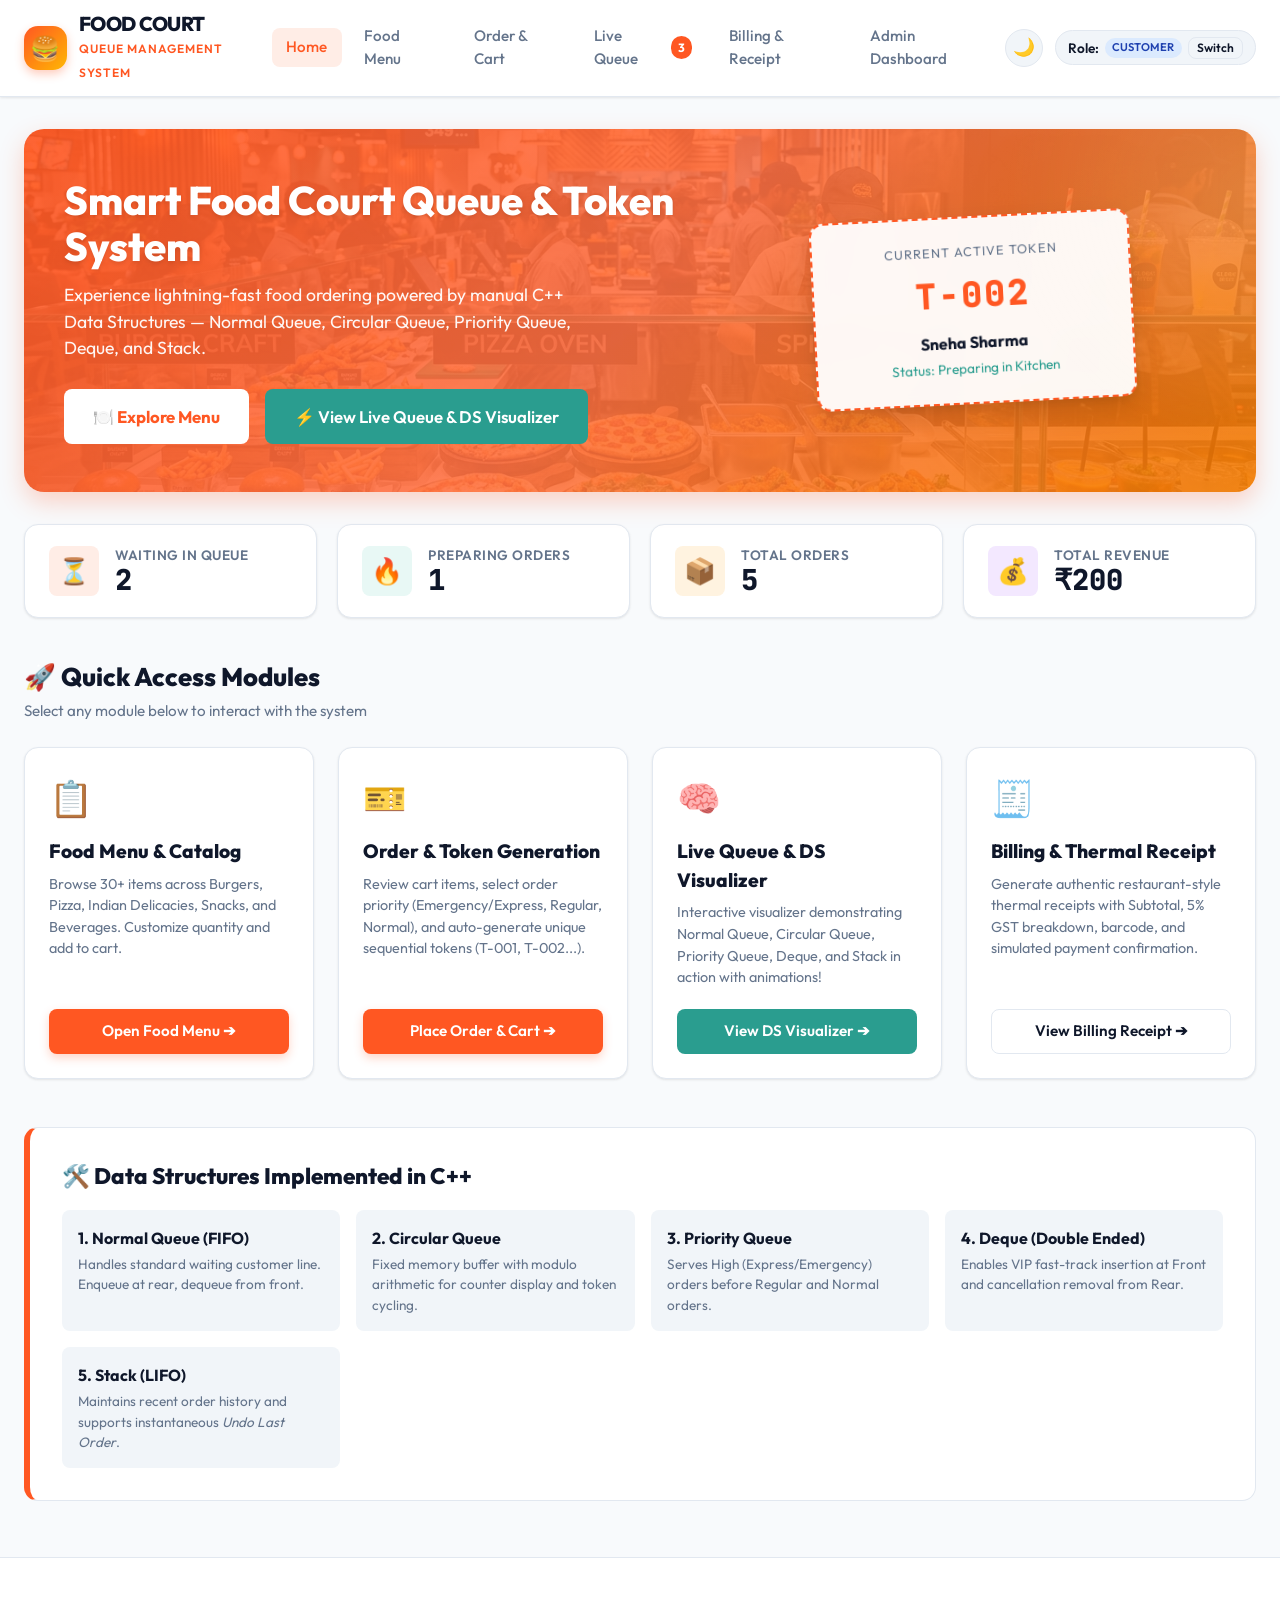
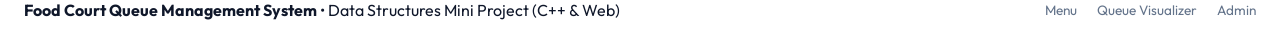
<file: Food-Court-Queue-Management-System/frontend/index.html>
<!DOCTYPE html>
<html lang="en">
<head>
  <meta charset="UTF-8">
  <meta name="viewport" content="width=device-width, initial-scale=1.0">
  <title>Food Court Queue Management System</title>
  <link rel="stylesheet" href="css/style.css">
  <link rel="icon" href="assets/food-images/burger.svg">
</head>
<body>

  <!-- Navigation Bar -->
  <nav class="navbar">
    <div class="nav-container">
      <a href="index.html" class="logo-group">
        <div class="logo-icon">🍔</div>
        <div class="logo-text">
          <h1>FOOD COURT</h1>
          <span>Queue Management System</span>
        </div>
      </a>

      <ul class="nav-links">
        <li><a href="index.html" class="nav-link active">Home</a></li>
        <li><a href="menu.html" class="nav-link">Food Menu</a></li>
        <li><a href="order.html" class="nav-link">Order & Cart <span id="nav-cart-badge" class="nav-badge" style="display:none;">0</span></a></li>
        <li><a href="queue.html" class="nav-link">Live Queue <span id="nav-queue-badge" class="nav-badge">0</span></a></li>
        <li><a href="billing.html" class="nav-link">Billing & Receipt</a></li>
        <li><a href="admin.html" class="nav-link">Admin Dashboard</a></li>
      </ul>

      <div class="nav-controls">
        <button id="theme-toggle" class="theme-toggle-btn" onclick="toggleTheme()" title="Toggle Dark/Light Mode">🌙</button>
        <div class="user-badge" id="role-badge">
          <span>Role:</span>
          <span class="role-pill customer" id="active-role-text">Customer</span>
          <button class="btn btn-outline btn-sm" onclick="toggleRoleSwitch()" style="padding: 0.15rem 0.5rem; font-size: 0.75rem;">Switch</button>
        </div>
      </div>
    </div>
  </nav>

  <!-- Main Content -->
  <main class="main-wrapper">

    <!-- Hero Banner -->
    <section class="hero-banner">
      <div class="hero-content">
        <h2>Smart Food Court Queue & Token System</h2>
        <p>
          Experience lightning-fast food ordering powered by manual C++ Data Structures — Normal Queue, Circular Queue, Priority Queue, Deque, and Stack.
        </p>
        <div class="hero-actions">
          <a href="menu.html" class="btn btn-white btn-lg">🍽️ Explore Menu</a>
          <a href="queue.html" class="btn btn-secondary btn-lg">⚡ View Live Queue & DS Visualizer</a>
        </div>
      </div>

      <div class="hero-visual">
        <div class="hero-token-card">
          <div style="font-size: 0.8rem; text-transform: uppercase; letter-spacing: 1px; color: var(--text-muted);">Current Active Token</div>
          <div class="token-badge-pulse" id="hero-token-val">T-001</div>
          <div style="font-weight: 700;" id="hero-token-name">Praveen Kumar</div>
          <div style="font-size: 0.85rem; color: var(--secondary); margin-top: 0.25rem;">Status: Preparing in Kitchen</div>
        </div>
      </div>
    </section>

    <!-- Real-time Stats Grid -->
    <section class="stats-grid">
      <div class="stat-card">
        <div class="stat-icon orange">⏳</div>
        <div class="stat-details">
          <h4>Waiting in Queue</h4>
          <div class="stat-value" id="metric-waiting">2</div>
        </div>
      </div>
      <div class="stat-card">
        <div class="stat-icon teal">🔥</div>
        <div class="stat-details">
          <h4>Preparing Orders</h4>
          <div class="stat-value" id="metric-preparing">1</div>
        </div>
      </div>
      <div class="stat-card">
        <div class="stat-icon yellow">📦</div>
        <div class="stat-details">
          <h4>Total Orders</h4>
          <div class="stat-value" id="metric-total-orders">5</div>
        </div>
      </div>
      <div class="stat-card">
        <div class="stat-icon purple">💰</div>
        <div class="stat-details">
          <h4>Total Revenue</h4>
          <div class="stat-value" id="metric-revenue">₹1,195</div>
        </div>
      </div>
    </section>

    <!-- Quick Navigation Cards -->
    <div class="section-header">
      <div class="section-title-wrap">
        <h3>🚀 Quick Access Modules</h3>
        <p>Select any module below to interact with the system</p>
      </div>
    </div>

    <div style="display: grid; grid-template-columns: repeat(auto-fit, minmax(280px, 1fr)); gap: 1.5rem; margin-bottom: 3rem;">
      <!-- Card 1 -->
      <div class="food-card" style="padding: 1.5rem;">
        <div style="font-size: 2.2rem; margin-bottom: 0.75rem;">📋</div>
        <h4 style="font-size: 1.2rem; font-weight: 800; margin-bottom: 0.5rem;">Food Menu & Catalog</h4>
        <p style="color: var(--text-muted); font-size: 0.9rem; margin-bottom: 1.25rem;">
          Browse 30+ items across Burgers, Pizza, Indian Delicacies, Snacks, and Beverages. Customize quantity and add to cart.
        </p>
        <a href="menu.html" class="btn btn-primary" style="margin-top: auto;">Open Food Menu ➔</a>
      </div>

      <!-- Card 2 -->
      <div class="food-card" style="padding: 1.5rem;">
        <div style="font-size: 2.2rem; margin-bottom: 0.75rem;">🎫</div>
        <h4 style="font-size: 1.2rem; font-weight: 800; margin-bottom: 0.5rem;">Order & Token Generation</h4>
        <p style="color: var(--text-muted); font-size: 0.9rem; margin-bottom: 1.25rem;">
          Review cart items, select order priority (Emergency/Express, Regular, Normal), and auto-generate unique sequential tokens (T-001, T-002...).
        </p>
        <a href="order.html" class="btn btn-primary" style="margin-top: auto;">Place Order & Cart ➔</a>
      </div>

      <!-- Card 3 -->
      <div class="food-card" style="padding: 1.5rem;">
        <div style="font-size: 2.2rem; margin-bottom: 0.75rem;">🧠</div>
        <h4 style="font-size: 1.2rem; font-weight: 800; margin-bottom: 0.5rem;">Live Queue & DS Visualizer</h4>
        <p style="color: var(--text-muted); font-size: 0.9rem; margin-bottom: 1.25rem;">
          Interactive visualizer demonstrating Normal Queue, Circular Queue, Priority Queue, Deque, and Stack in action with animations!
        </p>
        <a href="queue.html" class="btn btn-secondary" style="margin-top: auto;">View DS Visualizer ➔</a>
      </div>

      <!-- Card 4 -->
      <div class="food-card" style="padding: 1.5rem;">
        <div style="font-size: 2.2rem; margin-bottom: 0.75rem;">🧾</div>
        <h4 style="font-size: 1.2rem; font-weight: 800; margin-bottom: 0.5rem;">Billing & Thermal Receipt</h4>
        <p style="color: var(--text-muted); font-size: 0.9rem; margin-bottom: 1.25rem;">
          Generate authentic restaurant-style thermal receipts with Subtotal, 5% GST breakdown, barcode, and simulated payment confirmation.
        </p>
        <a href="billing.html" class="btn btn-outline" style="margin-top: auto;">View Billing Receipt ➔</a>
      </div>
    </div>

    <!-- Data Structures Overview Banner -->
    <div class="ds-card" style="background: var(--bg-card); border-left: 6px solid var(--primary); padding: 2rem;">
      <h3 style="font-size: 1.4rem; font-weight: 800; margin-bottom: 0.75rem;">🛠️ Data Structures Implemented in C++</h3>
      <div style="display: grid; grid-template-columns: repeat(auto-fit, minmax(220px, 1fr)); gap: 1rem; margin-top: 1rem;">
        <div style="background: var(--bg-alt); padding: 1rem; border-radius: 8px;">
          <strong>1. Normal Queue (FIFO)</strong>
          <p style="font-size: 0.85rem; color: var(--text-muted); margin-top: 0.25rem;">Handles standard waiting customer line. Enqueue at rear, dequeue from front.</p>
        </div>
        <div style="background: var(--bg-alt); padding: 1rem; border-radius: 8px;">
          <strong>2. Circular Queue</strong>
          <p style="font-size: 0.85rem; color: var(--text-muted); margin-top: 0.25rem;">Fixed memory buffer with modulo arithmetic for counter display and token cycling.</p>
        </div>
        <div style="background: var(--bg-alt); padding: 1rem; border-radius: 8px;">
          <strong>3. Priority Queue</strong>
          <p style="font-size: 0.85rem; color: var(--text-muted); margin-top: 0.25rem;">Serves High (Express/Emergency) orders before Regular and Normal orders.</p>
        </div>
        <div style="background: var(--bg-alt); padding: 1rem; border-radius: 8px;">
          <strong>4. Deque (Double Ended)</strong>
          <p style="font-size: 0.85rem; color: var(--text-muted); margin-top: 0.25rem;">Enables VIP fast-track insertion at Front and cancellation removal from Rear.</p>
        </div>
        <div style="background: var(--bg-alt); padding: 1rem; border-radius: 8px;">
          <strong>5. Stack (LIFO)</strong>
          <p style="font-size: 0.85rem; color: var(--text-muted); margin-top: 0.25rem;">Maintains recent order history and supports instantaneous <em>Undo Last Order</em>.</p>
        </div>
      </div>
    </div>

  </main>

  <!-- Footer -->
  <footer class="footer">
    <div class="footer-inner">
      <div>
        <strong>Food Court Queue Management System</strong> • Data Structures Mini Project (C++ & Web)
      </div>
      <div class="footer-links">
        <a href="menu.html">Menu</a>
        <a href="queue.html">Queue Visualizer</a>
        <a href="admin.html">Admin</a>
      </div>
    </div>
  </footer>

  <script src="js/script.js"></script>
  <script>
    function toggleRoleSwitch() {
      const current = AppState.get("role", "customer");
      const next = current === "admin" ? "customer" : "admin";
      AppState.set("role", next);
      const roleText = document.getElementById("active-role-text");
      if (roleText) {
        roleText.textContent = next === "admin" ? "Admin" : "Customer";
        roleText.className = `role-pill ${next}`;
      }
      showToast(`Switched active role to: ${next.toUpperCase()}`, "info");
    }

    // Sync hero token display
    window.addEventListener("DOMContentLoaded", () => {
      const pq = getPriorityQueueSorted();
      if (pq.length > 0) {
        document.getElementById("hero-token-val").textContent = formatToken(pq[0].token);
        document.getElementById("hero-token-name").textContent = pq[0].customerName;
      }
      const role = AppState.get("role", "customer");
      const roleText = document.getElementById("active-role-text");
      if (roleText) {
        roleText.textContent = role === "admin" ? "Admin" : "Customer";
        roleText.className = `role-pill ${role}`;
      }
    });
  </script>
</body>
</html>
</file>
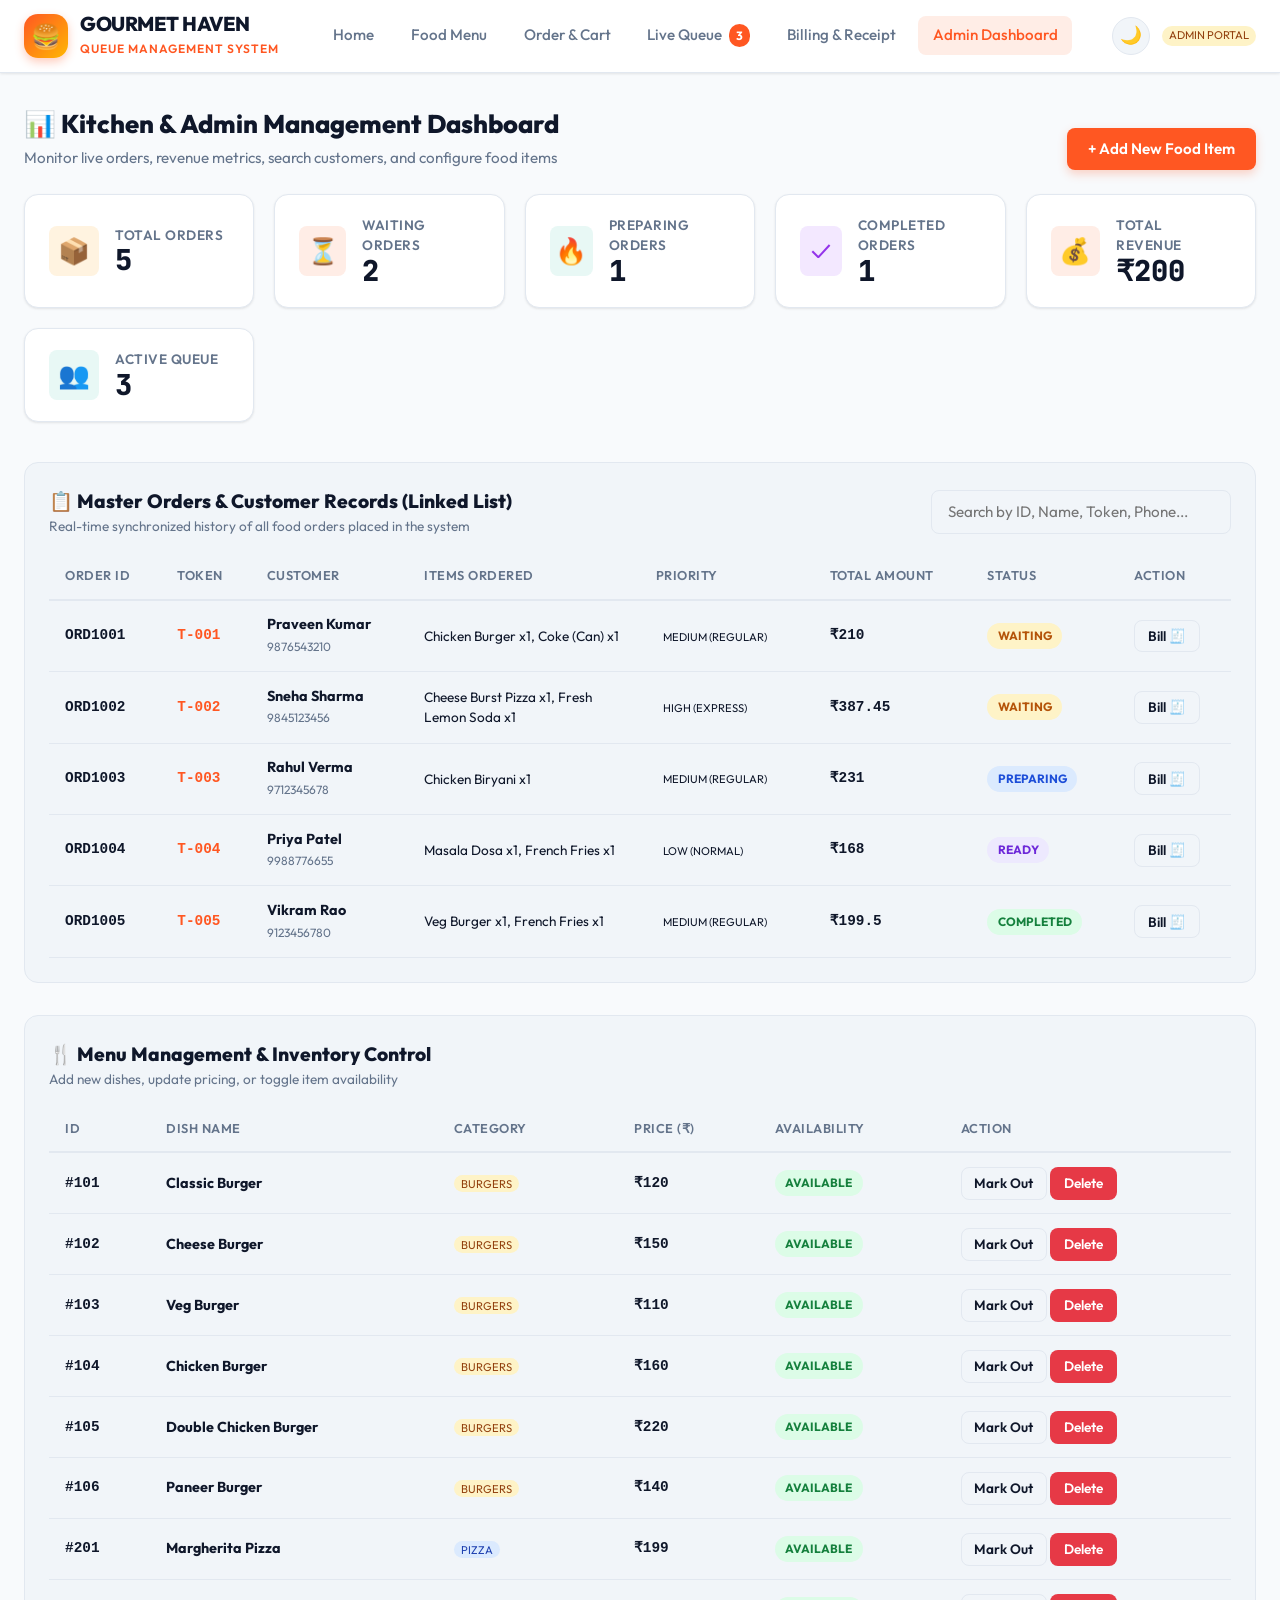
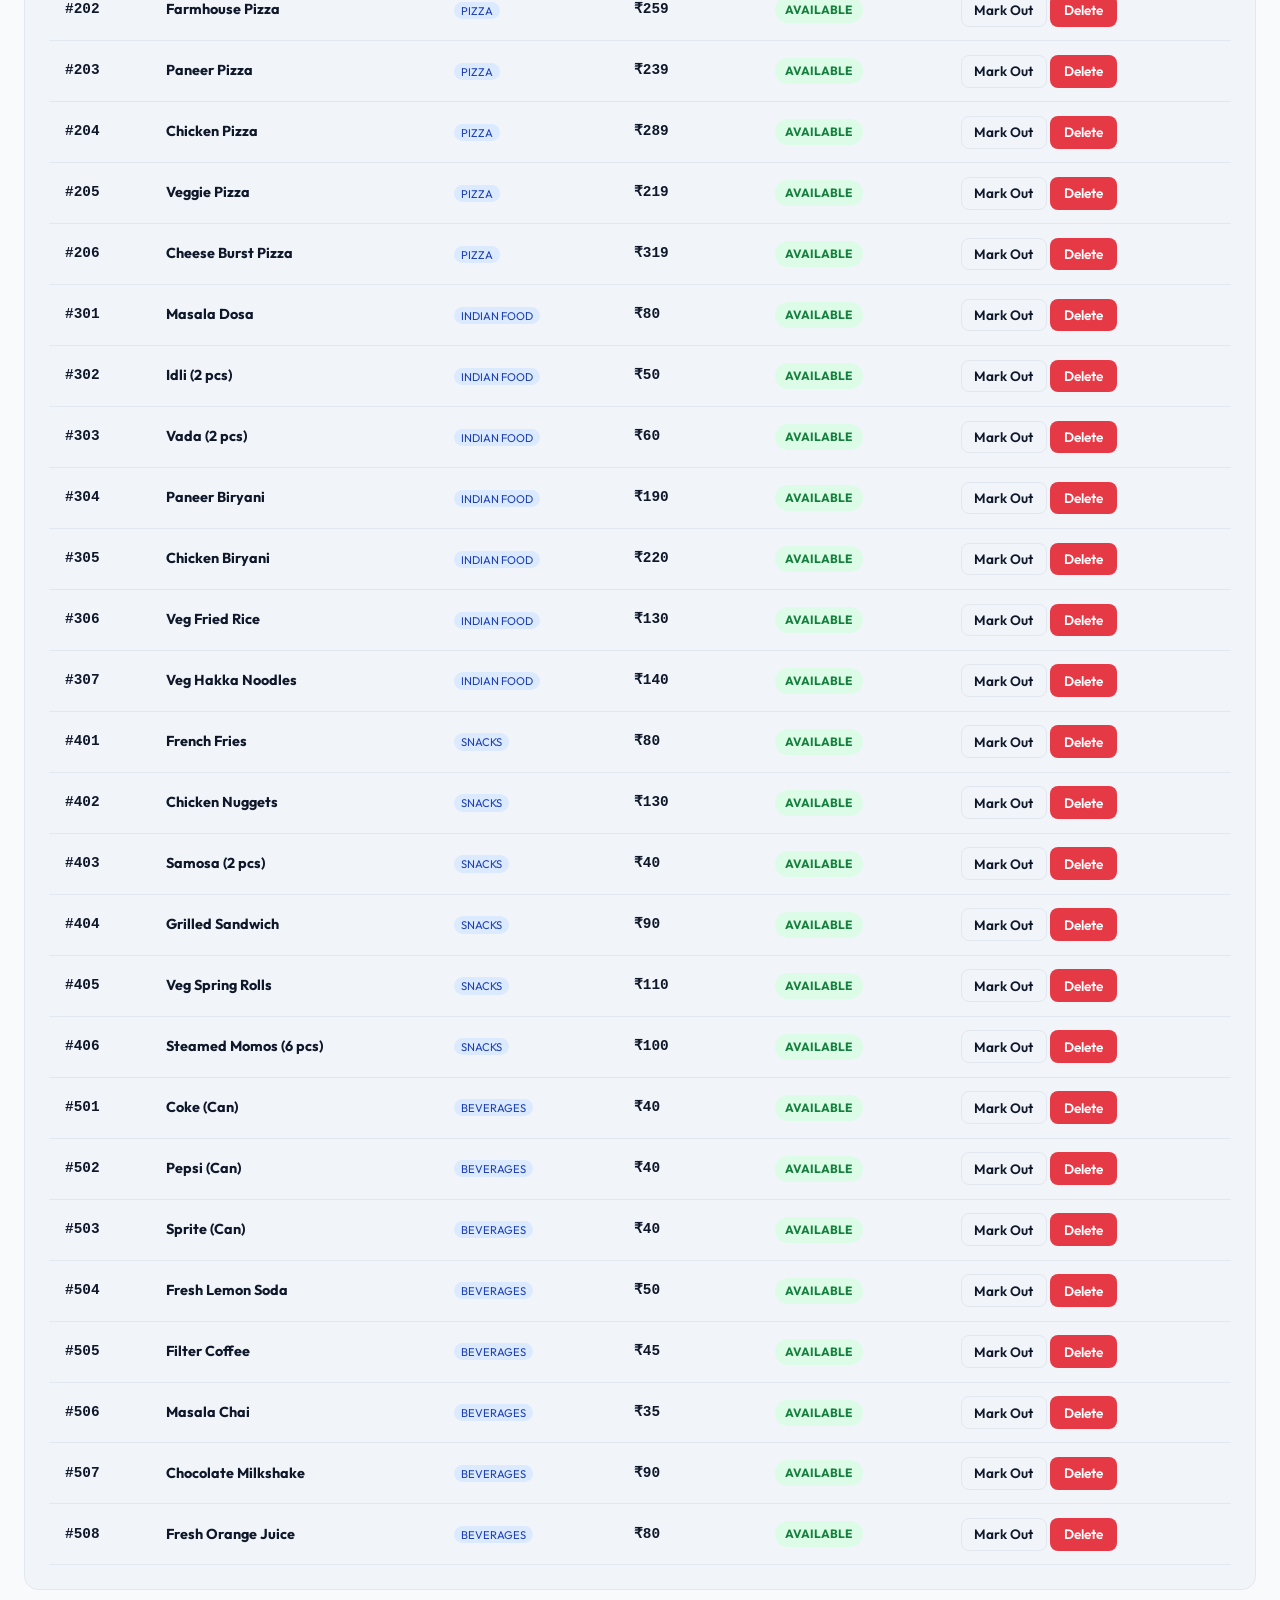
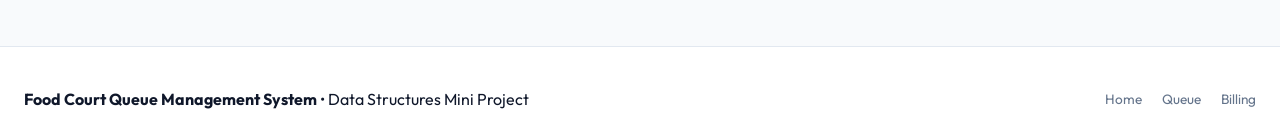
<file: Food-Court-Queue-Management-System/frontend/admin.html>
<!DOCTYPE html>
<html lang="en">
<head>
  <meta charset="UTF-8">
  <meta name="viewport" content="width=device-width, initial-scale=1.0">
  <title>Admin Dashboard - Food Court Queue System</title>
  <link rel="stylesheet" href="css/style.css">
  <link rel="icon" href="assets/food-images/burger.svg">
</head>
<body>

  <!-- Navigation Bar -->
  <nav class="navbar">
    <div class="nav-container">
      <a href="index.html" class="logo-group">
        <div class="logo-icon">🍔</div>
        <div class="logo-text">
          <h1>GOURMET HAVEN</h1>
          <span>Queue Management System</span>
        </div>
      </a>

      <ul class="nav-links">
        <li><a href="index.html" class="nav-link">Home</a></li>
        <li><a href="menu.html" class="nav-link">Food Menu</a></li>
        <li><a href="order.html" class="nav-link">Order & Cart <span id="nav-cart-badge" class="nav-badge" style="display:none;">0</span></a></li>
        <li><a href="queue.html" class="nav-link">Live Queue <span id="nav-queue-badge" class="nav-badge">0</span></a></li>
        <li><a href="billing.html" class="nav-link">Billing & Receipt</a></li>
        <li><a href="admin.html" class="nav-link active">Admin Dashboard</a></li>
      </ul>

      <div class="nav-controls">
        <button id="theme-toggle" class="theme-toggle-btn" onclick="toggleTheme()" title="Toggle Dark/Light Mode">🌙</button>
        <span class="role-pill admin">ADMIN PORTAL</span>
      </div>
    </div>
  </nav>

  <!-- Main Content -->
  <main class="main-wrapper">

    <div class="section-header">
      <div class="section-title-wrap">
        <h3>📊 Kitchen & Admin Management Dashboard</h3>
        <p>Monitor live orders, revenue metrics, search customers, and configure food items</p>
      </div>
      <div>
        <button class="btn btn-primary" onclick="openAddDishModal()">+ Add New Food Item</button>
      </div>
    </div>

    <!-- Metric Cards Grid -->
    <section class="stats-grid">
      <div class="stat-card">
        <div class="stat-icon yellow">📦</div>
        <div class="stat-details">
          <h4>Total Orders</h4>
          <div class="stat-value" id="metric-total-orders">0</div>
        </div>
      </div>
      <div class="stat-card">
        <div class="stat-icon orange">⏳</div>
        <div class="stat-details">
          <h4>Waiting Orders</h4>
          <div class="stat-value" id="metric-waiting">0</div>
        </div>
      </div>
      <div class="stat-card">
        <div class="stat-icon teal">🔥</div>
        <div class="stat-details">
          <h4>Preparing Orders</h4>
          <div class="stat-value" id="metric-preparing">0</div>
        </div>
      </div>
      <div class="stat-card">
        <div class="stat-icon purple">✓</div>
        <div class="stat-details">
          <h4>Completed Orders</h4>
          <div class="stat-value" id="metric-completed">0</div>
        </div>
      </div>
      <div class="stat-card">
        <div class="stat-icon orange">💰</div>
        <div class="stat-details">
          <h4>Total Revenue</h4>
          <div class="stat-value" id="metric-revenue">₹0</div>
        </div>
      </div>
      <div class="stat-card">
        <div class="stat-icon teal">👥</div>
        <div class="stat-details">
          <h4>Active Queue</h4>
          <div class="stat-value" id="metric-queue-len">0</div>
        </div>
      </div>
    </section>

    <!-- Orders Master Table & Search -->
    <div class="ds-card" style="margin-bottom: 2rem;">
      <div style="display: flex; justify-content: space-between; align-items: center; margin-bottom: 1rem; flex-wrap: wrap; gap: 1rem;">
        <div>
          <h4 style="font-size: 1.2rem; font-weight: 800;">📋 Master Orders & Customer Records (Linked List)</h4>
          <p style="font-size: 0.85rem; color: var(--text-muted);">Real-time synchronized history of all food orders placed in the system</p>
        </div>
        <div>
          <input type="text" id="search-input" class="form-control" placeholder="Search by ID, Name, Token, Phone..." style="width: 300px;" oninput="renderOrdersTable()">
        </div>
      </div>

      <div class="table-responsive">
        <table class="custom-table">
          <thead>
            <tr>
              <th>Order ID</th>
              <th>Token</th>
              <th>Customer</th>
              <th>Items Ordered</th>
              <th>Priority</th>
              <th>Total Amount</th>
              <th>Status</th>
              <th>Action</th>
            </tr>
          </thead>
          <tbody id="admin-orders-tbody">
            <!-- Populated dynamically via script.js -->
          </tbody>
        </table>
      </div>
    </div>

    <!-- Food Menu Management Table -->
    <div class="ds-card">
      <div style="display: flex; justify-content: space-between; align-items: center; margin-bottom: 1rem;">
        <div>
          <h4 style="font-size: 1.2rem; font-weight: 800;">🍴 Menu Management & Inventory Control</h4>
          <p style="font-size: 0.85rem; color: var(--text-muted);">Add new dishes, update pricing, or toggle item availability</p>
        </div>
      </div>

      <div class="table-responsive">
        <table class="custom-table">
          <thead>
            <tr>
              <th>ID</th>
              <th>Dish Name</th>
              <th>Category</th>
              <th>Price (₹)</th>
              <th>Availability</th>
              <th>Action</th>
            </tr>
          </thead>
          <tbody id="admin-menu-tbody">
            <!-- Populated dynamically by JS -->
          </tbody>
        </table>
      </div>
    </div>

  </main>

  <!-- Add New Dish Modal -->
  <div class="modal-overlay" id="add-dish-modal">
    <div class="modal-box">
      <div class="modal-header">
        <h4 style="font-size: 1.25rem; font-weight: 800;">Add New Food Item</h4>
        <button class="modal-close" onclick="closeAddDishModal()">✕</button>
      </div>

      <div class="form-group">
        <label class="form-label">Dish Name *</label>
        <input type="text" id="dish-name" class="form-control" placeholder="e.g. Crispy Paneer Wrap" required>
      </div>

      <div class="form-group">
        <label class="form-label">Category *</label>
        <select id="dish-cat" class="form-control">
          <option value="Burgers">Burgers</option>
          <option value="Pizza">Pizza</option>
          <option value="Indian Food">Indian Food</option>
          <option value="Snacks">Snacks</option>
          <option value="Beverages">Beverages</option>
        </select>
      </div>

      <div class="form-group">
        <label class="form-label">Price in ₹ *</label>
        <input type="number" id="dish-price" class="form-control" placeholder="e.g. 150" min="10" required>
      </div>

      <div class="form-group">
        <label class="form-label">Description</label>
        <input type="text" id="dish-desc" class="form-control" placeholder="Brief ingredients or preparation details">
      </div>

      <div style="display: flex; gap: 0.75rem; justify-content: flex-end; margin-top: 1.5rem;">
        <button class="btn btn-outline" onclick="closeAddDishModal()">Cancel</button>
        <button class="btn btn-primary" onclick="handleSaveNewDish()">Save Food Item</button>
      </div>
    </div>
  </div>

  <!-- Footer -->
  <footer class="footer">
    <div class="footer-inner">
      <div><strong>Food Court Queue Management System</strong> • Data Structures Mini Project</div>
      <div class="footer-links">
        <a href="index.html">Home</a>
        <a href="queue.html">Queue</a>
        <a href="billing.html">Billing</a>
      </div>
    </div>
  </footer>

  <script src="js/script.js"></script>
  <script>
    function renderAdminMenuTable() {
      const tbody = document.getElementById("admin-menu-tbody");
      if (!tbody) return;

      const menu = AppState.get("menu", []);
      tbody.innerHTML = menu.map(item => `
        <tr>
          <td style="font-family:monospace; font-weight:700;">#${item.id}</td>
          <td><strong>${item.name}</strong></td>
          <td><span class="role-pill ${item.category === 'Burgers' ? 'admin' : 'customer'}">${item.category}</span></td>
          <td style="font-family:monospace; font-weight:700;">₹${item.price}</td>
          <td>
            <span class="status-pill ${item.available ? 'status-completed' : 'status-cancelled'}">
              ${item.available ? 'Available' : 'Sold Out'}
            </span>
          </td>
          <td>
            <button class="btn btn-outline btn-sm" onclick="toggleDishAvailability(${item.id})">
              ${item.available ? 'Mark Out' : 'Mark In'}
            </button>
            <button class="btn btn-danger btn-sm" onclick="deleteDish(${item.id})">Delete</button>
          </td>
        </tr>
      `).join("");
    }

    function toggleDishAvailability(id) {
      const menu = AppState.get("menu", []);
      const item = menu.find(i => i.id === id);
      if (item) {
        item.available = !item.available;
        AppState.set("menu", menu);
        showToast(`Item "${item.name}" availability updated.`, "info");
        renderAdminMenuTable();
      }
    }

    function deleteDish(id) {
      let menu = AppState.get("menu", []);
      menu = menu.filter(i => i.id !== id);
      AppState.set("menu", menu);
      showToast("Dish removed from catalog.", "warning");
      renderAdminMenuTable();
    }

    function openAddDishModal() {
      document.getElementById("add-dish-modal").classList.add("active");
    }

    function closeAddDishModal() {
      document.getElementById("add-dish-modal").classList.remove("active");
    }

    function handleSaveNewDish() {
      const name = document.getElementById("dish-name").value;
      const cat = document.getElementById("dish-cat").value;
      const price = parseFloat(document.getElementById("dish-price").value);
      const desc = document.getElementById("dish-desc").value || "Freshly prepared food court special";

      if (!name || isNaN(price) || price <= 0) {
        showToast("Please provide valid dish name and price!", "danger");
        return;
      }

      const menu = AppState.get("menu", []);
      const nextId = Math.max(...menu.map(i => i.id), 500) + 1;

      let img = "assets/food-images/burger.svg";
      if (cat === "Pizza") img = "assets/food-images/pizza.svg";
      else if (cat === "Indian Food") img = "assets/food-images/biryani.svg";
      else if (cat === "Snacks") img = "assets/food-images/fries.svg";
      else if (cat === "Beverages") img = "assets/food-images/beverage.svg";

      menu.push({ id: nextId, name, category: cat, price, img, desc, available: true });
      AppState.set("menu", menu);

      showToast(`Added "${name}" to menu successfully!`, "success");
      closeAddDishModal();
      renderAdminMenuTable();
    }

    window.addEventListener("DOMContentLoaded", () => {
      refreshAllViews();
      renderAdminMenuTable();
    });
  </script>
</body>
</html>
</file>
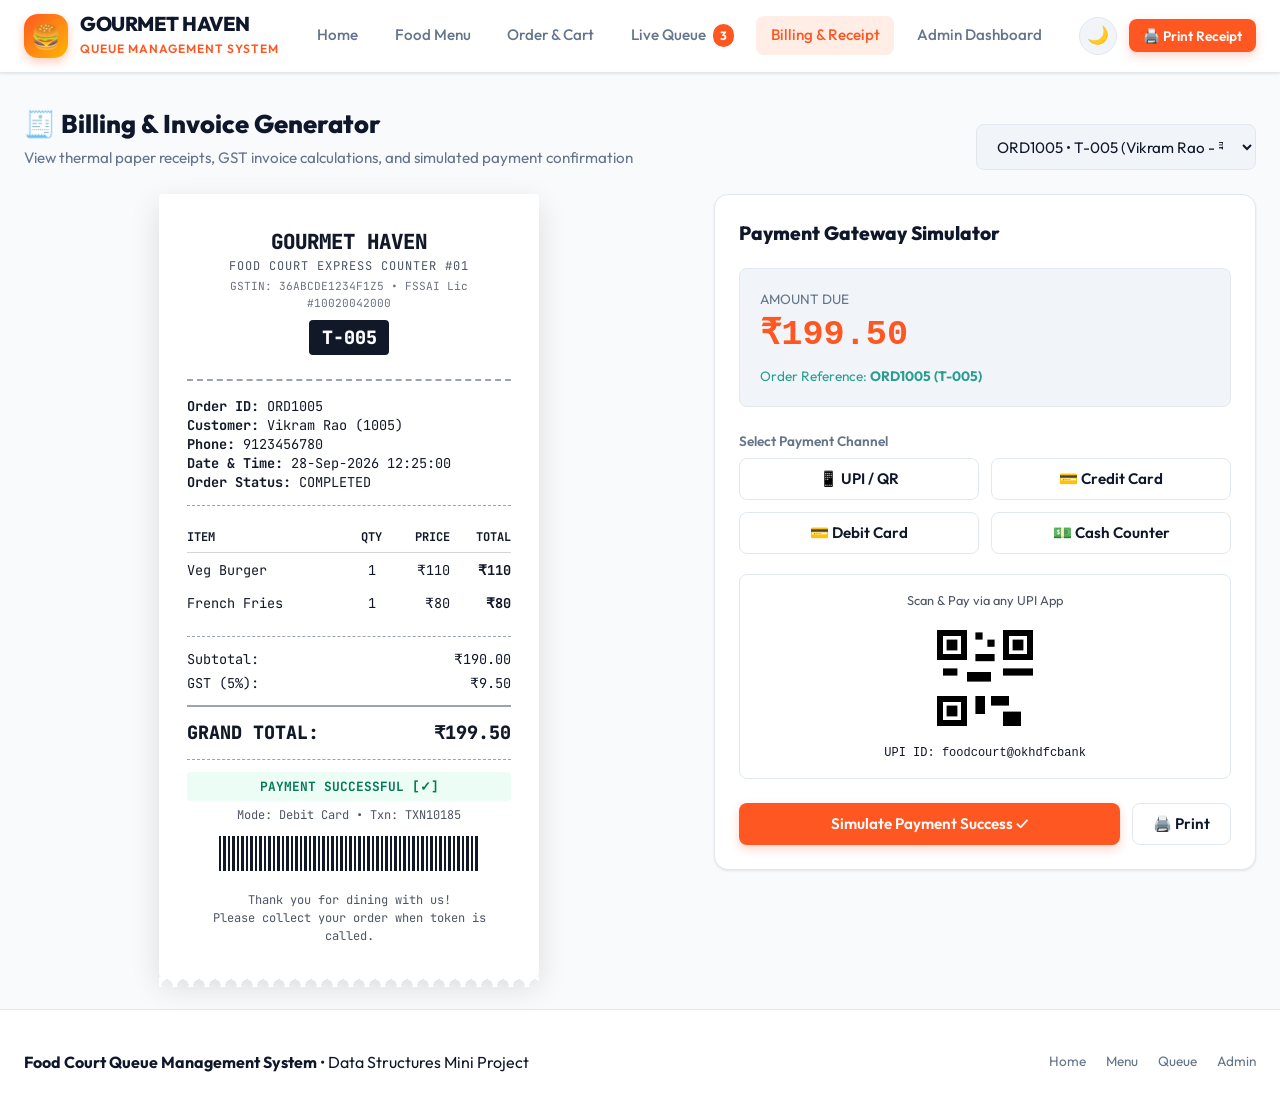
<file: Food-Court-Queue-Management-System/frontend/billing.html>
<!DOCTYPE html>
<html lang="en">
<head>
  <meta charset="UTF-8">
  <meta name="viewport" content="width=device-width, initial-scale=1.0">
  <title>Billing & Receipt - Food Court Queue System</title>
  <link rel="stylesheet" href="css/style.css">
  <link rel="icon" href="assets/food-images/burger.svg">
</head>
<body>

  <!-- Navigation Bar -->
  <nav class="navbar">
    <div class="nav-container">
      <a href="index.html" class="logo-group">
        <div class="logo-icon">🍔</div>
        <div class="logo-text">
          <h1>GOURMET HAVEN</h1>
          <span>Queue Management System</span>
        </div>
      </a>

      <ul class="nav-links">
        <li><a href="index.html" class="nav-link">Home</a></li>
        <li><a href="menu.html" class="nav-link">Food Menu</a></li>
        <li><a href="order.html" class="nav-link">Order & Cart <span id="nav-cart-badge" class="nav-badge" style="display:none;">0</span></a></li>
        <li><a href="queue.html" class="nav-link">Live Queue <span id="nav-queue-badge" class="nav-badge">0</span></a></li>
        <li><a href="billing.html" class="nav-link active">Billing & Receipt</a></li>
        <li><a href="admin.html" class="nav-link">Admin Dashboard</a></li>
      </ul>

      <div class="nav-controls">
        <button id="theme-toggle" class="theme-toggle-btn" onclick="toggleTheme()" title="Toggle Dark/Light Mode">🌙</button>
        <button class="btn btn-primary btn-sm" onclick="window.print()">🖨️ Print Receipt</button>
      </div>
    </div>
  </nav>

  <!-- Main Content -->
  <main class="main-wrapper">

    <div class="section-header">
      <div class="section-title-wrap">
        <h3>🧾 Billing & Invoice Generator</h3>
        <p>View thermal paper receipts, GST invoice calculations, and simulated payment confirmation</p>
      </div>
      <div style="display: flex; gap: 0.75rem;">
        <select id="order-selector" class="form-control" style="width: 280px;" onchange="loadSelectedOrderBill()">
          <!-- Populated by JS -->
        </select>
      </div>
    </div>

    <div class="billing-layout">
      <!-- Left: Thermal Receipt Paper Box -->
      <div>
        <div class="thermal-receipt" id="receipt-paper">
          <div class="receipt-header">
            <div class="receipt-logo">GOURMET HAVEN</div>
            <div style="font-size: 0.75rem; letter-spacing: 1px; color: #4b5563;">FOOD COURT EXPRESS COUNTER #01</div>
            <div style="font-size: 0.7rem; color: #6b7280; margin-top: 0.2rem;">GSTIN: 36ABCDE1234F1Z5 • FSSAI Lic #10020042000</div>
            <div>
              <span class="receipt-token-badge" id="rcpt-token">T-001</span>
            </div>
          </div>

          <div style="margin-bottom: 0.75rem; line-height: 1.4;">
            <div><strong>Order ID:</strong> <span id="rcpt-order-id">ORD1001</span></div>
            <div><strong>Customer:</strong> <span id="rcpt-customer-name">Praveen Kumar</span> (<span id="rcpt-customer-id">1001</span>)</div>
            <div><strong>Phone:</strong> <span id="rcpt-customer-phone">9876543210</span></div>
            <div><strong>Date & Time:</strong> <span id="rcpt-date-time">28-Sep-2026 12:15:20</span></div>
            <div><strong>Order Status:</strong> <span id="rcpt-status">WAITING</span></div>
          </div>

          <div class="receipt-divider"></div>

          <table class="receipt-table">
            <thead>
              <tr>
                <th>Item</th>
                <th style="text-align: center;">Qty</th>
                <th style="text-align: right;">Price</th>
                <th style="text-align: right;">Total</th>
              </tr>
            </thead>
            <tbody id="rcpt-items-tbody">
              <!-- Filled by JS -->
            </tbody>
          </table>

          <div class="receipt-divider"></div>

          <div style="display: flex; justify-content: space-between; margin: 0.25rem 0;">
            <span>Subtotal:</span>
            <span id="rcpt-subtotal">₹200.00</span>
          </div>
          <div style="display: flex; justify-content: space-between; margin: 0.25rem 0;" id="rcpt-discount-row">
            <span>Discount:</span>
            <span id="rcpt-discount">-₹0.00</span>
          </div>
          <div style="display: flex; justify-content: space-between; margin: 0.25rem 0;">
            <span>GST (5%):</span>
            <span id="rcpt-gst">₹10.00</span>
          </div>

          <div class="receipt-divider" style="border-top-style: solid; border-top-width: 2px;"></div>

          <div style="display: flex; justify-content: space-between; font-size: 1.15rem; font-weight: 800; margin: 0.5rem 0;">
            <span>GRAND TOTAL:</span>
            <span id="rcpt-grand-total">₹210.00</span>
          </div>

          <div class="receipt-divider"></div>

          <div style="text-align: center; margin: 0.75rem 0;">
            <div style="background: #ecfdf5; color: #047857; font-weight: 700; padding: 0.3rem; border-radius: 4px; font-size: 0.8rem;" id="rcpt-payment-banner">
              PAYMENT SUCCESSFUL [✓]
            </div>
            <div style="font-size: 0.75rem; color: #4b5563; margin-top: 0.3rem;">
              Mode: <span id="rcpt-pay-mode">UPI</span> • Txn: <span id="rcpt-txn-id">TXN10037</span>
            </div>
          </div>

          <div class="receipt-barcode"></div>

          <div class="receipt-footer">
            Thank you for dining with us!<br>
            Please collect your order when token is called.
          </div>
        </div>
      </div>

      <!-- Right: Payment Simulator & Bill Actions Panel -->
      <div class="checkout-card">
        <h4 style="font-size: 1.2rem; font-weight: 800; margin-bottom: 1.25rem;">Payment Gateway Simulator</h4>

        <div style="background: var(--bg-alt); padding: 1.25rem; border-radius: var(--radius-sm); border: 1px solid var(--border); margin-bottom: 1.5rem;">
          <div style="font-size: 0.85rem; color: var(--text-muted); text-transform: uppercase;">Amount Due</div>
          <div style="font-size: 2.2rem; font-weight: 800; font-family: monospace; color: var(--primary);" id="sim-pay-amount">₹210.00</div>
          <div style="font-size: 0.85rem; color: var(--secondary); margin-top: 0.25rem;">
            Order Reference: <strong id="sim-pay-order-ref">ORD1001</strong>
          </div>
        </div>

        <div class="form-group">
          <label class="form-label">Select Payment Channel</label>
          <div style="display: grid; grid-template-columns: repeat(2, 1fr); gap: 0.75rem;">
            <button class="btn btn-outline" onclick="simulatePaymentChannel('UPI')">📱 UPI / QR</button>
            <button class="btn btn-outline" onclick="simulatePaymentChannel('Credit Card')">💳 Credit Card</button>
            <button class="btn btn-outline" onclick="simulatePaymentChannel('Debit Card')">💳 Debit Card</button>
            <button class="btn btn-outline" onclick="simulatePaymentChannel('Cash')">💵 Cash Counter</button>
          </div>
        </div>

        <!-- Simulated UPI QR Box -->
        <div id="sim-qr-box" style="text-align: center; background: white; padding: 1rem; border-radius: var(--radius-sm); border: 1px solid var(--border); margin: 1rem 0;">
          <div style="font-size: 0.8rem; color: #4b5563; margin-bottom: 0.5rem;">Scan & Pay via any UPI App</div>
          <!-- SVG QR Code Placeholder -->
          <svg width="120" height="120" viewBox="0 0 100 100" style="margin: 0 auto; display: block;">
            <rect width="100" height="100" fill="#ffffff"/>
            <!-- Top Left Pos Marker -->
            <rect x="10" y="10" width="25" height="25" fill="#000000"/>
            <rect x="15" y="15" width="15" height="15" fill="#ffffff"/>
            <rect x="18" y="18" width="9" height="9" fill="#000000"/>
            <!-- Top Right Pos Marker -->
            <rect x="65" y="10" width="25" height="25" fill="#000000"/>
            <rect x="70" y="15" width="15" height="15" fill="#ffffff"/>
            <rect x="73" y="18" width="9" height="9" fill="#000000"/>
            <!-- Bottom Left Pos Marker -->
            <rect x="10" y="65" width="25" height="25" fill="#000000"/>
            <rect x="15" y="70" width="15" height="15" fill="#ffffff"/>
            <rect x="18" y="73" width="9" height="9" fill="#000000"/>
            <!-- Data Bits -->
            <rect x="42" y="12" width="6" height="6" fill="#000000"/>
            <rect x="52" y="18" width="6" height="6" fill="#000000"/>
            <rect x="42" y="30" width="16" height="6" fill="#000000"/>
            <rect x="15" y="42" width="12" height="6" fill="#000000"/>
            <rect x="35" y="45" width="20" height="8" fill="#000000"/>
            <rect x="65" y="42" width="25" height="6" fill="#000000"/>
            <rect x="42" y="65" width="8" height="15" fill="#000000"/>
            <rect x="55" y="65" width="15" height="8" fill="#000000"/>
            <rect x="65" y="78" width="15" height="12" fill="#000000"/>
          </svg>
          <div style="font-size: 0.75rem; font-family: monospace; color: #111827; margin-top: 0.4rem;">UPI ID: foodcourt@okhdfcbank</div>
        </div>

        <div style="display: flex; gap: 0.75rem; margin-top: 1.5rem;">
          <button class="btn btn-primary" style="flex: 1;" onclick="processSimulatedPayment()">
            Simulate Payment Success ✓
          </button>
          <button class="btn btn-outline" onclick="window.print()">
            🖨️ Print
          </button>
        </div>
      </div>
    </div>

  </main>

  <!-- Footer -->
  <footer class="footer">
    <div class="footer-inner">
      <div><strong>Food Court Queue Management System</strong> • Data Structures Mini Project</div>
      <div class="footer-links">
        <a href="index.html">Home</a>
        <a href="menu.html">Menu</a>
        <a href="queue.html">Queue</a>
        <a href="admin.html">Admin</a>
      </div>
    </div>
  </footer>

  <script src="js/script.js"></script>
  <script>
    let currentReceiptOrder = null;

    function populateOrderSelector() {
      const selector = document.getElementById("order-selector");
      const orders = AppState.get("orders", []);

      if (orders.length === 0) {
        selector.innerHTML = `<option value="">No orders found</option>`;
        return;
      }

      selector.innerHTML = orders.map(o => `
        <option value="${o.orderId}">
          ${o.orderId} • ${formatToken(o.token)} (${o.customerName} - ₹${o.total})
        </option>
      `).reverse().join("");

      // Check if session storage has specific order requested
      const requestedId = sessionStorage.getItem("view_bill_order_id");
      if (requestedId) {
        selector.value = requestedId;
        sessionStorage.removeItem("view_bill_order_id");
      }

      loadSelectedOrderBill();
    }

    function loadSelectedOrderBill() {
      const orderId = document.getElementById("order-selector").value;
      const orders = AppState.get("orders", []);
      const order = orders.find(o => o.orderId === orderId) || orders[orders.length - 1];

      if (!order) return;
      currentReceiptOrder = order;

      document.getElementById("rcpt-token").textContent = formatToken(order.token);
      document.getElementById("rcpt-order-id").textContent = order.orderId;
      document.getElementById("rcpt-customer-name").textContent = order.customerName;
      document.getElementById("rcpt-customer-id").textContent = order.customerId;
      document.getElementById("rcpt-customer-phone").textContent = order.phone || "N/A";
      document.getElementById("rcpt-date-time").textContent = order.timestamp || "28-Sep-2026 12:00:00";
      document.getElementById("rcpt-status").textContent = order.status.toUpperCase();

      const tbody = document.getElementById("rcpt-items-tbody");
      tbody.innerHTML = order.items.map(it => `
        <tr>
          <td>${it.itemName}</td>
          <td style="text-align: center;">${it.quantity}</td>
          <td style="text-align: right;">₹${it.unitPrice}</td>
          <td style="text-align: right; font-weight: bold;">₹${it.quantity * it.unitPrice}</td>
        </tr>
      `).join("");

      document.getElementById("rcpt-subtotal").textContent = `₹${order.subtotal.toFixed(2)}`;
      document.getElementById("rcpt-gst").textContent = `₹${order.tax.toFixed(2)}`;
      document.getElementById("rcpt-grand-total").textContent = `₹${order.total.toFixed(2)}`;

      const discRow = document.getElementById("rcpt-discount-row");
      if (order.discount && order.discount > 0) {
        discRow.style.display = "flex";
        document.getElementById("rcpt-discount").textContent = `-₹${order.discount.toFixed(2)}`;
      } else {
        discRow.style.display = "none";
      }

      document.getElementById("rcpt-pay-mode").textContent = order.paymentMethod;
      document.getElementById("rcpt-txn-id").textContent = order.txnId || ("TXN" + (10000 + order.token * 37));

      const payBanner = document.getElementById("rcpt-payment-banner");
      if (order.paymentStatus === "Paid") {
        payBanner.textContent = "PAYMENT SUCCESSFUL [✓]";
        payBanner.style.background = "#ecfdf5";
        payBanner.style.color = "#047857";
      } else {
        payBanner.textContent = "PAYMENT PENDING";
        payBanner.style.background = "#fef2f2";
        payBanner.style.color = "#b91c1c";
      }

      document.getElementById("sim-pay-amount").textContent = `₹${order.total.toFixed(2)}`;
      document.getElementById("sim-pay-order-ref").textContent = `${order.orderId} (${formatToken(order.token)})`;
    }

    function simulatePaymentChannel(channel) {
      if (!currentReceiptOrder) return;
      currentReceiptOrder.paymentMethod = channel;
      showToast(`Selected payment method: ${channel}`, "info");
      document.getElementById("rcpt-pay-mode").textContent = channel;
    }

    function processSimulatedPayment() {
      if (!currentReceiptOrder) return;
      currentReceiptOrder.paymentStatus = "Paid";
      currentReceiptOrder.txnId = "TXN" + Math.floor(100000 + Math.random() * 900000);

      const orders = AppState.get("orders", []);
      const idx = orders.findIndex(o => o.orderId === currentReceiptOrder.orderId);
      if (idx !== -1) {
        orders[idx] = currentReceiptOrder;
        AppState.set("orders", orders);
      }

      playSound("serve");
      showToast(`Payment of ₹${currentReceiptOrder.total} verified successfully! Txn: ${currentReceiptOrder.txnId}`, "success");
      loadSelectedOrderBill();
    }

    window.addEventListener("DOMContentLoaded", () => {
      populateOrderSelector();
    });
  </script>
</body>
</html>
</file>
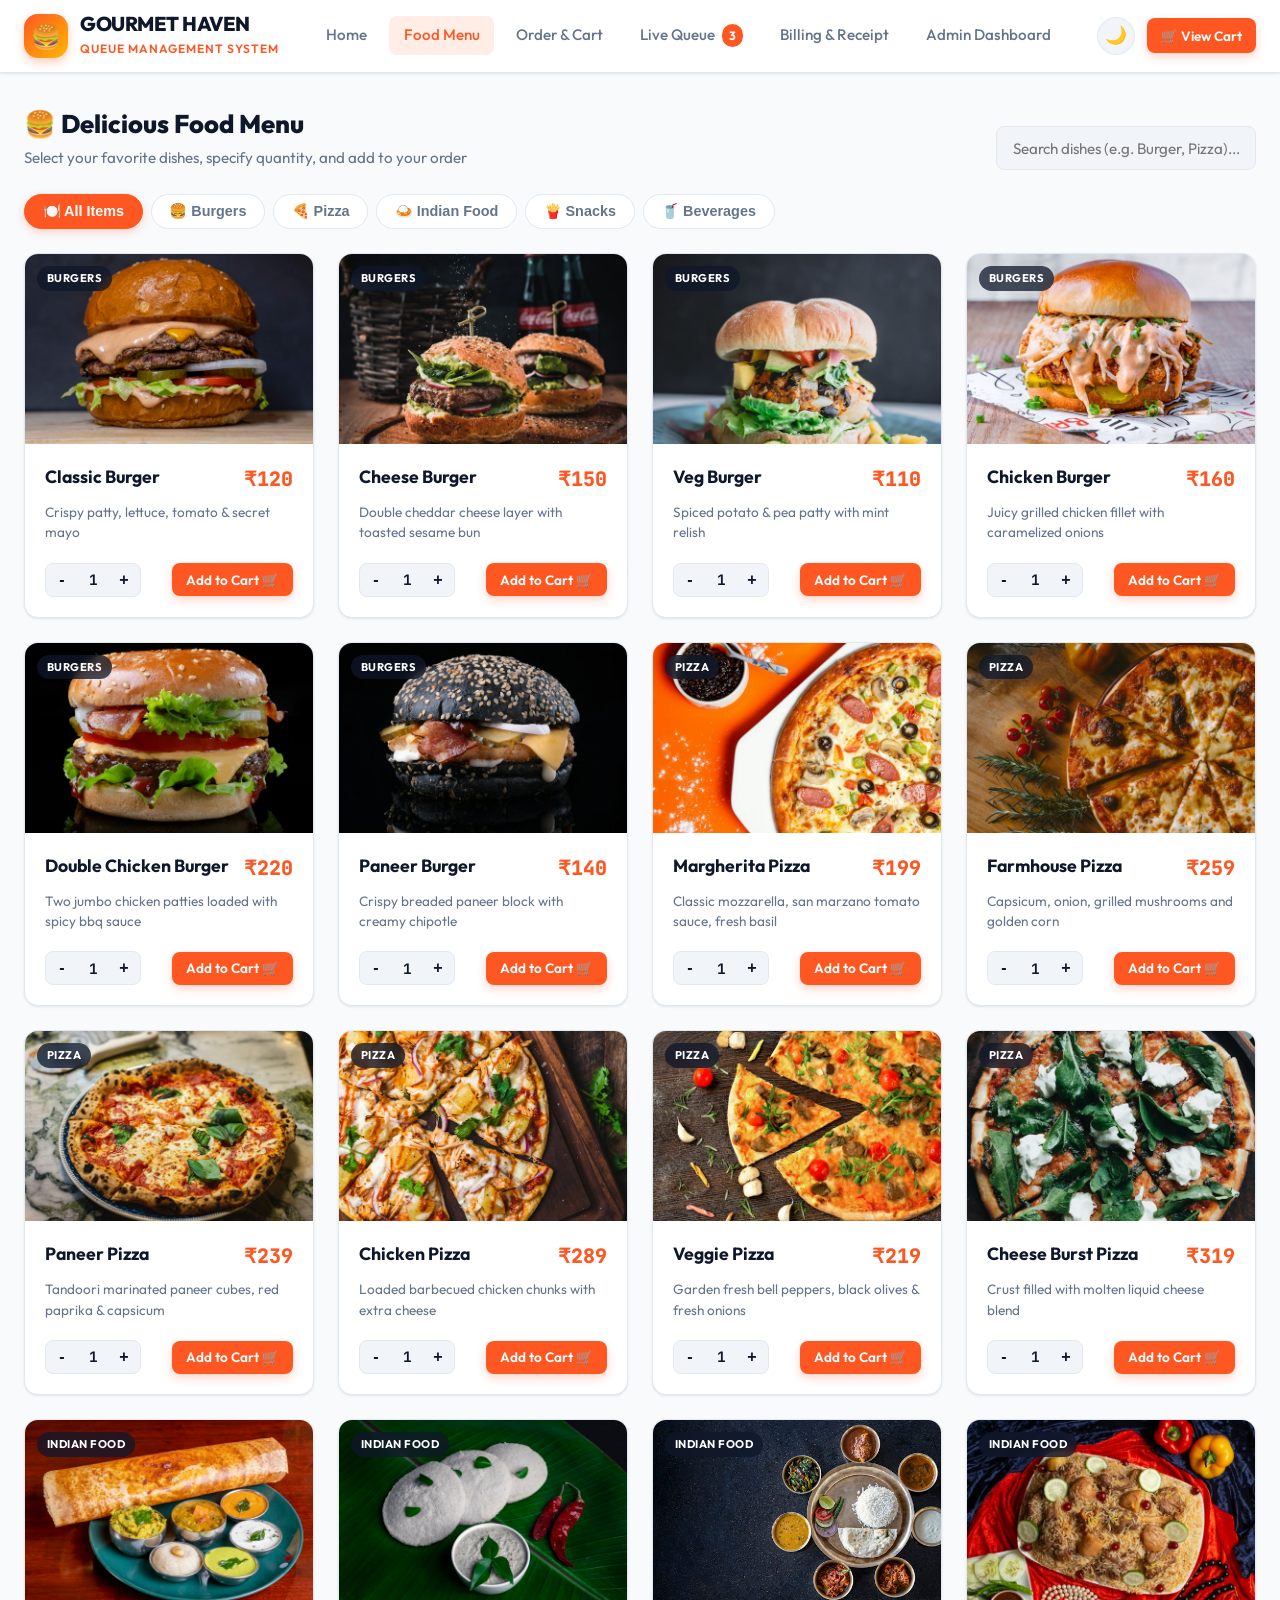
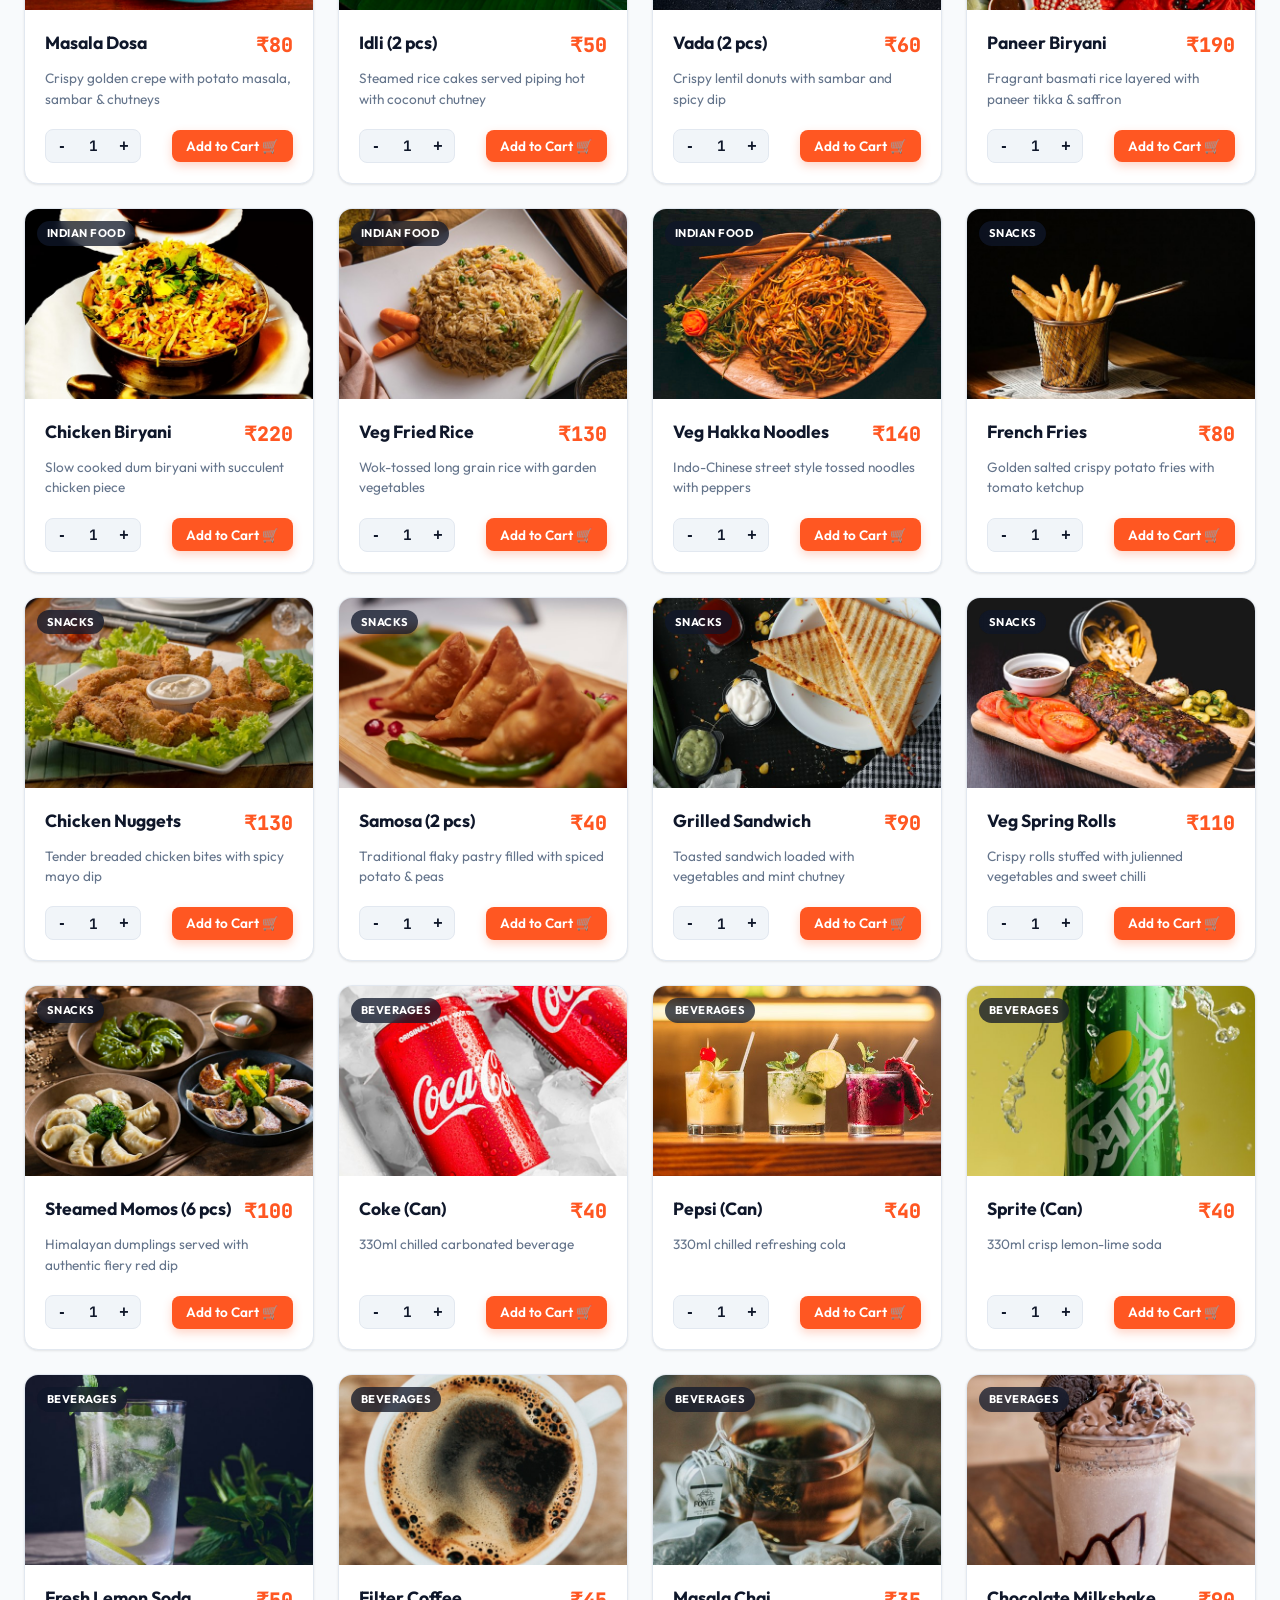
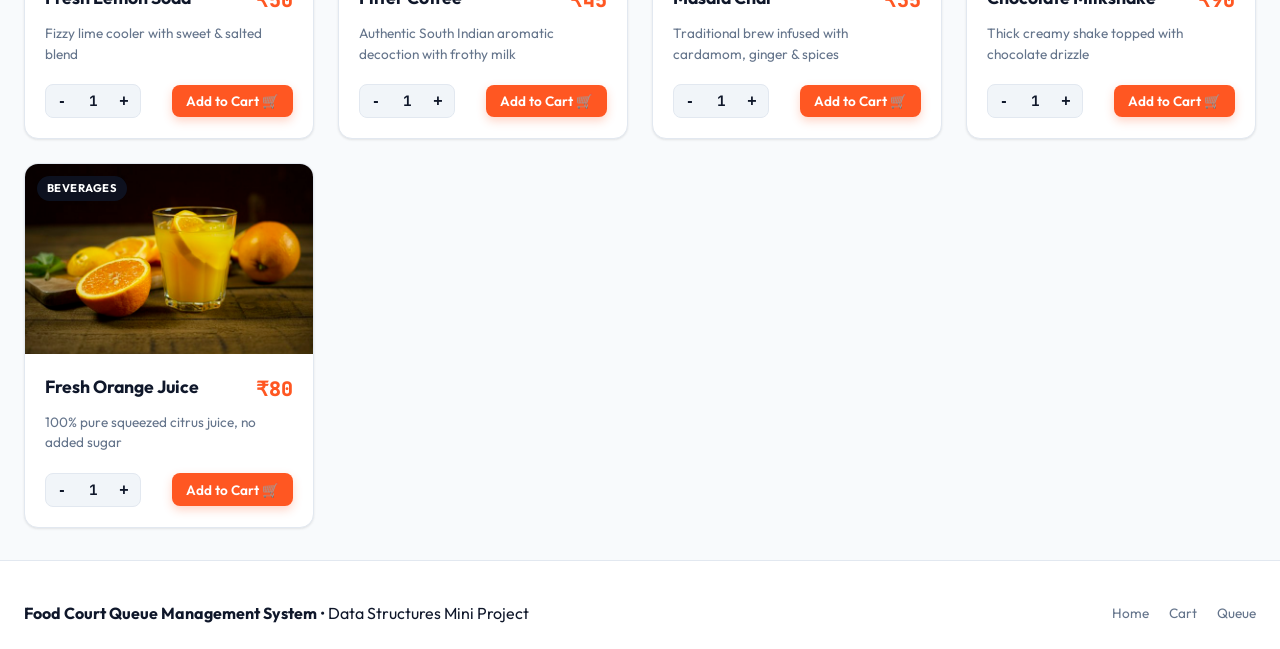
<file: Food-Court-Queue-Management-System/frontend/menu.html>
<!DOCTYPE html>
<html lang="en">
<head>
  <meta charset="UTF-8">
  <meta name="viewport" content="width=device-width, initial-scale=1.0">
  <title>Food Menu - Food Court Queue Management</title>
  <link rel="stylesheet" href="css/style.css">
  <link rel="icon" href="assets/food-images/burger.svg">
</head>
<body>

  <!-- Navigation Bar -->
  <nav class="navbar">
    <div class="nav-container">
      <a href="index.html" class="logo-group">
        <div class="logo-icon">🍔</div>
        <div class="logo-text">
          <h1>GOURMET HAVEN</h1>
          <span>Queue Management System</span>
        </div>
      </a>

      <ul class="nav-links">
        <li><a href="index.html" class="nav-link">Home</a></li>
        <li><a href="menu.html" class="nav-link active">Food Menu</a></li>
        <li><a href="order.html" class="nav-link">Order & Cart <span id="nav-cart-badge" class="nav-badge" style="display:none;">0</span></a></li>
        <li><a href="queue.html" class="nav-link">Live Queue <span id="nav-queue-badge" class="nav-badge">0</span></a></li>
        <li><a href="billing.html" class="nav-link">Billing & Receipt</a></li>
        <li><a href="admin.html" class="nav-link">Admin Dashboard</a></li>
      </ul>

      <div class="nav-controls">
        <button id="theme-toggle" class="theme-toggle-btn" onclick="toggleTheme()" title="Toggle Dark/Light Mode">🌙</button>
        <a href="order.html" class="btn btn-primary btn-sm">🛒 View Cart</a>
      </div>
    </div>
  </nav>

  <!-- Main Content -->
  <main class="main-wrapper">

    <div class="section-header">
      <div class="section-title-wrap">
        <h3>🍔 Delicious Food Menu</h3>
        <p>Select your favorite dishes, specify quantity, and add to your order</p>
      </div>

      <div style="display: flex; gap: 0.75rem; align-items: center;">
        <input type="text" id="menu-search-input" class="form-control" placeholder="Search dishes (e.g. Burger, Pizza)..." style="width: 260px;" oninput="renderFilteredMenu()">
      </div>
    </div>

    <!-- Category Filters -->
    <div class="filter-tabs">
      <button class="filter-btn active" onclick="setCategoryFilter('All', this)">🍽️ All Items</button>
      <button class="filter-btn" onclick="setCategoryFilter('Burgers', this)">🍔 Burgers</button>
      <button class="filter-btn" onclick="setCategoryFilter('Pizza', this)">🍕 Pizza</button>
      <button class="filter-btn" onclick="setCategoryFilter('Indian Food', this)">🍛 Indian Food</button>
      <button class="filter-btn" onclick="setCategoryFilter('Snacks', this)">🍟 Snacks</button>
      <button class="filter-btn" onclick="setCategoryFilter('Beverages', this)">🥤 Beverages</button>
    </div>

    <!-- Menu Cards Grid -->
    <div class="menu-grid" id="menu-container">
      <!-- Populated dynamically via JavaScript -->
    </div>

  </main>

  <!-- Footer -->
  <footer class="footer">
    <div class="footer-inner">
      <div><strong>Food Court Queue Management System</strong> • Data Structures Mini Project</div>
      <div class="footer-links">
        <a href="index.html">Home</a>
        <a href="order.html">Cart</a>
        <a href="queue.html">Queue</a>
      </div>
    </div>
  </footer>

  <script src="js/script.js"></script>
  <script>
    let activeCategory = "All";

    function setCategoryFilter(category, btnElement) {
      activeCategory = category;
      document.querySelectorAll(".filter-btn").forEach(btn => btn.classList.remove("active"));
      if (btnElement) btnElement.classList.add("active");
      renderFilteredMenu();
    }

    function renderFilteredMenu() {
      const container = document.getElementById("menu-container");
      const search = (document.getElementById("menu-search-input")?.value || "").toLowerCase().trim();
      const menu = AppState.get("menu", []);

      const filtered = menu.filter(item => {
        const matchesCat = activeCategory === "All" || item.category === activeCategory;
        const matchesSearch = !search || item.name.toLowerCase().includes(search) || item.category.toLowerCase().includes(search);
        return matchesCat && matchesSearch;
      });

      if (filtered.length === 0) {
        container.innerHTML = `
          <div style="grid-column: 1 / -1; text-align: center; padding: 3rem; color: var(--text-muted);">
            <div style="font-size: 2.5rem; margin-bottom: 0.5rem;">🔍</div>
            <h4>No food items found matching your criteria</h4>
            <p>Try searching for a different dish or category.</p>
          </div>
        `;
        return;
      }

      container.innerHTML = filtered.map(item => `
        <div class="food-card">
          <div class="food-card-img-wrap">
            <span class="food-category-tag">${item.category}</span>
            <img src="${item.img}" alt="${item.name}" loading="lazy">
          </div>
          <div class="food-card-body">
            <div class="food-card-header">
              <h4 class="food-title">${item.name}</h4>
              <span class="food-price">₹${item.price}</span>
            </div>
            <p class="food-desc">${item.desc}</p>
            <div class="food-card-footer">
              <div class="qty-control">
                <button class="qty-btn" onclick="changeCardQty(${item.id}, -1)">-</button>
                <span class="qty-val" id="qty-${item.id}">1</span>
                <button class="qty-btn" onclick="changeCardQty(${item.id}, 1)">+</button>
              </div>
              <button class="btn btn-primary btn-sm" onclick="handleCardAddToCart(${item.id})" ${!item.available ? 'disabled' : ''}>
                ${item.available ? 'Add to Cart 🛒' : 'Sold Out ❌'}
              </button>
            </div>
          </div>
        </div>
      `).join("");
    }

    function changeCardQty(itemId, delta) {
      const el = document.getElementById(`qty-${itemId}`);
      if (el) {
        let val = parseInt(el.textContent) || 1;
        val = Math.max(1, Math.min(20, val + delta));
        el.textContent = val;
      }
    }

    function handleCardAddToCart(itemId) {
      const el = document.getElementById(`qty-${itemId}`);
      const qty = el ? parseInt(el.textContent) || 1 : 1;
      addToCart(itemId, qty);
    }

    window.addEventListener("DOMContentLoaded", () => {
      renderFilteredMenu();
    });
  </script>
</body>
</html>
</file>
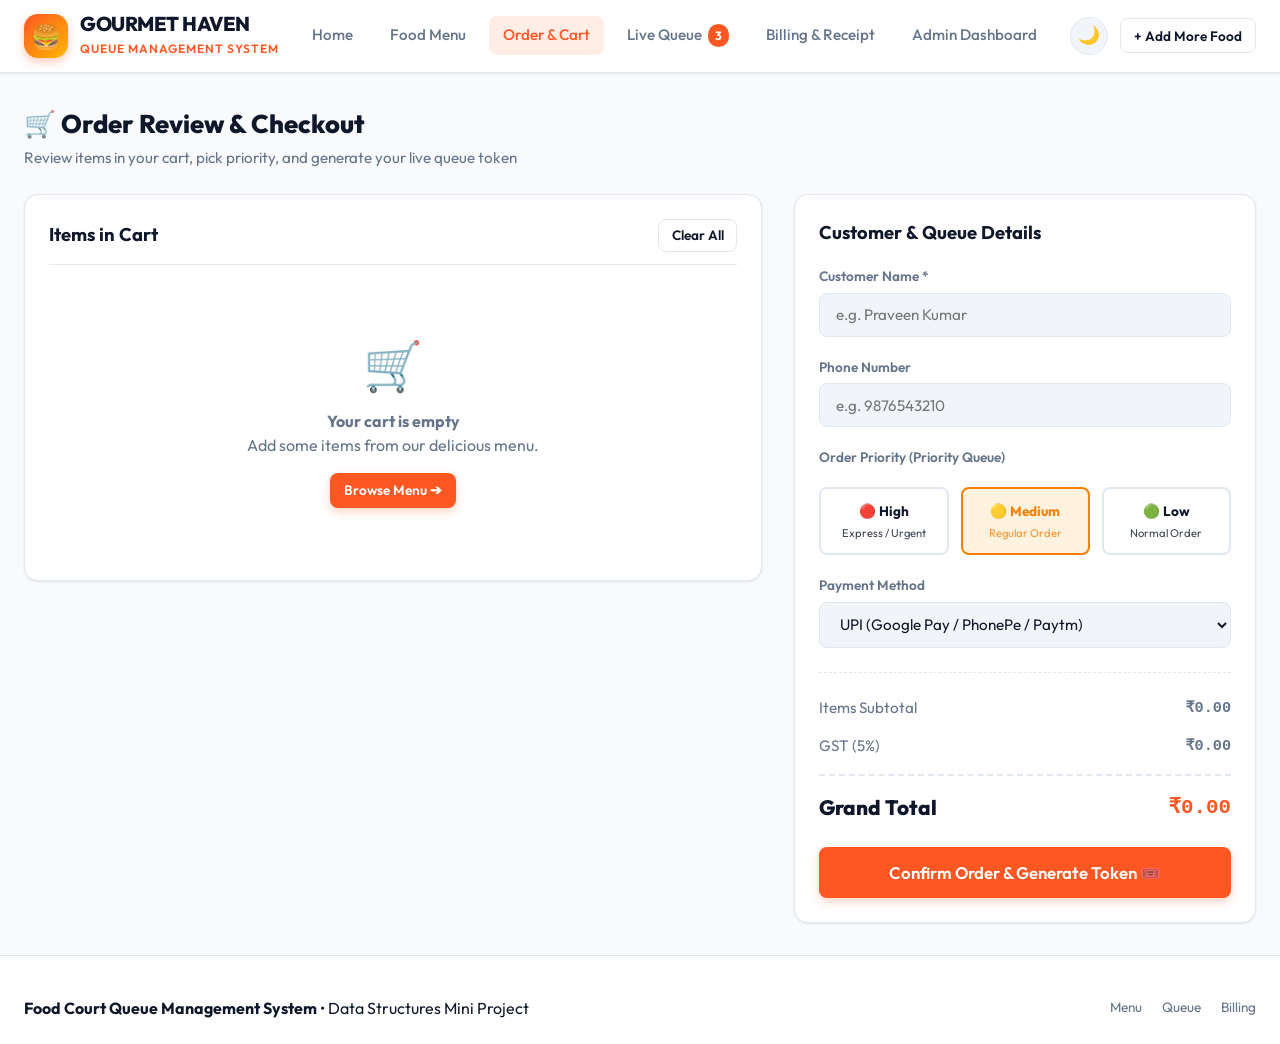
<file: Food-Court-Queue-Management-System/frontend/order.html>
<!DOCTYPE html>
<html lang="en">
<head>
  <meta charset="UTF-8">
  <meta name="viewport" content="width=device-width, initial-scale=1.0">
  <title>Cart & Checkout - Food Court Queue System</title>
  <link rel="stylesheet" href="css/style.css">
  <link rel="icon" href="assets/food-images/burger.svg">
</head>
<body>

  <!-- Navigation Bar -->
  <nav class="navbar">
    <div class="nav-container">
      <a href="index.html" class="logo-group">
        <div class="logo-icon">🍔</div>
        <div class="logo-text">
          <h1>GOURMET HAVEN</h1>
          <span>Queue Management System</span>
        </div>
      </a>

      <ul class="nav-links">
        <li><a href="index.html" class="nav-link">Home</a></li>
        <li><a href="menu.html" class="nav-link">Food Menu</a></li>
        <li><a href="order.html" class="nav-link active">Order & Cart <span id="nav-cart-badge" class="nav-badge" style="display:none;">0</span></a></li>
        <li><a href="queue.html" class="nav-link">Live Queue <span id="nav-queue-badge" class="nav-badge">0</span></a></li>
        <li><a href="billing.html" class="nav-link">Billing & Receipt</a></li>
        <li><a href="admin.html" class="nav-link">Admin Dashboard</a></li>
      </ul>

      <div class="nav-controls">
        <button id="theme-toggle" class="theme-toggle-btn" onclick="toggleTheme()" title="Toggle Dark/Light Mode">🌙</button>
        <a href="menu.html" class="btn btn-outline btn-sm">+ Add More Food</a>
      </div>
    </div>
  </nav>

  <!-- Main Content -->
  <main class="main-wrapper">

    <div class="section-header">
      <div class="section-title-wrap">
        <h3>🛒 Order Review & Checkout</h3>
        <p>Review items in your cart, pick priority, and generate your live queue token</p>
      </div>
    </div>

    <div class="order-layout">
      <!-- Left: Cart Items List -->
      <div class="cart-items-card">
        <div style="display:flex; justify-content:space-between; align-items:center; margin-bottom:1rem; border-bottom:1px solid var(--border); padding-bottom:0.75rem;">
          <h4 style="font-size:1.15rem; font-weight:700;">Items in Cart</h4>
          <button class="btn btn-outline btn-sm" onclick="clearCart()">Clear All</button>
        </div>

        <div id="cart-items-list">
          <!-- Filled by JS -->
        </div>
      </div>

      <!-- Right: Customer Info & Checkout Panel -->
      <div class="checkout-card">
        <h4 style="font-size:1.15rem; font-weight:700; margin-bottom:1.25rem;">Customer & Queue Details</h4>

        <div class="form-group">
          <label class="form-label" for="cust-name">Customer Name *</label>
          <input type="text" id="cust-name" class="form-control" placeholder="e.g. Praveen Kumar" required>
        </div>

        <div class="form-group">
          <label class="form-label" for="cust-phone">Phone Number</label>
          <input type="tel" id="cust-phone" class="form-control" placeholder="e.g. 9876543210">
        </div>

        <!-- Priority Selection (DS Requirement) -->
        <div class="form-group">
          <label class="form-label">Order Priority (Priority Queue)</label>
          <div class="priority-selector">
            <div class="priority-option high" onclick="selectPriority(3, this)">
              <h5>🔴 High</h5>
              <span>Express / Urgent</span>
            </div>
            <div class="priority-option medium selected" onclick="selectPriority(2, this)">
              <h5>🟡 Medium</h5>
              <span>Regular Order</span>
            </div>
            <div class="priority-option low" onclick="selectPriority(1, this)">
              <h5>🟢 Low</h5>
              <span>Normal Order</span>
            </div>
          </div>
        </div>

        <!-- Payment Method -->
        <div class="form-group">
          <label class="form-label">Payment Method</label>
          <select id="pay-method" class="form-control">
            <option value="UPI">UPI (Google Pay / PhonePe / Paytm)</option>
            <option value="Cash">Cash at Counter</option>
            <option value="Credit Card">Credit Card</option>
            <option value="Debit Card">Debit Card</option>
          </select>
        </div>

        <!-- Bill Breakdown -->
        <div style="margin: 1.5rem 0 1rem; border-top: 1px dashed var(--border); padding-top: 1rem;">
          <div class="bill-breakdown-row">
            <span>Items Subtotal</span>
            <span id="bill-subtotal" style="font-family:monospace; font-weight:600;">₹0.00</span>
          </div>
          <div class="bill-breakdown-row">
            <span>GST (5%)</span>
            <span id="bill-tax" style="font-family:monospace; font-weight:600;">₹0.00</span>
          </div>
          <div class="bill-breakdown-row total-row">
            <span>Grand Total</span>
            <span id="bill-total" style="color:var(--primary); font-family:monospace;">₹0.00</span>
          </div>
        </div>

        <button class="btn btn-primary btn-lg" style="width: 100%;" onclick="handleCheckout()">
          Confirm Order & Generate Token 🎟️
        </button>
      </div>
    </div>

  </main>

  <!-- Order Confirmed Modal -->
  <div class="modal-overlay" id="order-success-modal">
    <div class="modal-box" style="text-align: center;">
      <div style="font-size: 3rem; margin-bottom: 0.5rem;">🎉</div>
      <h3 style="font-size: 1.5rem; font-weight: 800; margin-bottom: 0.5rem;">Order Confirmed!</h3>
      <p style="color: var(--text-muted); font-size: 0.9rem;">Your order has been queued in the Food Court system.</p>

      <div style="background: var(--bg-alt); border: 2px dashed var(--primary); border-radius: var(--radius-md); padding: 1.5rem; margin: 1.5rem 0;">
        <span style="font-size: 0.8rem; text-transform: uppercase; color: var(--text-muted); letter-spacing: 1px;">Your Queue Token Number</span>
        <div style="font-size: 2.8rem; font-family: 'JetBrains Mono', monospace; font-weight: 800; color: var(--primary); margin: 0.3rem 0;" id="modal-token-num">T-006</div>
        <div id="modal-order-summary" style="font-size: 0.9rem; font-weight: 600;">Customer: Praveen | ORD1006</div>
      </div>

      <div style="display: flex; gap: 0.75rem; justify-content: center;">
        <button class="btn btn-secondary" onclick="goToLiveQueue()">Track in Live Queue ➔</button>
        <button class="btn btn-outline" onclick="goToBilling()">View Thermal Bill 🧾</button>
      </div>
    </div>
  </div>

  <!-- Footer -->
  <footer class="footer">
    <div class="footer-inner">
      <div><strong>Food Court Queue Management System</strong> • Data Structures Mini Project</div>
      <div class="footer-links">
        <a href="menu.html">Menu</a>
        <a href="queue.html">Queue</a>
        <a href="billing.html">Billing</a>
      </div>
    </div>
  </footer>

  <script src="js/script.js"></script>
  <script>
    let selectedPriority = 2; // Default Medium

    function selectPriority(pri, el) {
      selectedPriority = pri;
      document.querySelectorAll(".priority-option").forEach(opt => opt.classList.remove("selected"));
      if (el) el.classList.add("selected");
    }

    function clearCart() {
      AppState.set("cart", []);
      renderCartPage();
      showToast("Cart has been cleared.", "info");
      updateNavBadges();
    }

    function renderCartPage() {
      const container = document.getElementById("cart-items-list");
      const cart = AppState.get("cart", []);

      if (cart.length === 0) {
        container.innerHTML = `
          <div style="text-align: center; padding: 3rem 1rem; color: var(--text-muted);">
            <div style="font-size: 3rem; margin-bottom: 0.5rem;">🛒</div>
            <h4>Your cart is empty</h4>
            <p>Add some items from our delicious menu.</p>
            <a href="menu.html" class="btn btn-primary btn-sm" style="margin-top: 1rem;">Browse Menu ➔</a>
          </div>
        `;
        document.getElementById("bill-subtotal").textContent = "₹0.00";
        document.getElementById("bill-tax").textContent = "₹0.00";
        document.getElementById("bill-total").textContent = "₹0.00";
        return;
      }

      container.innerHTML = cart.map(item => `
        <div class="cart-item-row">
          <div class="cart-item-info">
            <h4>${item.name}</h4>
            <p>₹${item.price} each • ${item.category}</p>
          </div>
          <div class="cart-item-actions">
            <div class="qty-control">
              <button class="qty-btn" onclick="updateCartQty(${item.id}, -1)">-</button>
              <span class="qty-val">${item.qty}</span>
              <button class="qty-btn" onclick="updateCartQty(${item.id}, 1)">+</button>
            </div>
            <div class="cart-item-total">₹${item.price * item.qty}</div>
            <button class="btn-remove" onclick="removeFromCart(${item.id})" title="Remove item">✕</button>
          </div>
        </div>
      `).join("");

      const { subtotal, tax, total } = calculateCartTotals();
      document.getElementById("bill-subtotal").textContent = `₹${subtotal.toFixed(2)}`;
      document.getElementById("bill-tax").textContent = `₹${tax.toFixed(2)}`;
      document.getElementById("bill-total").textContent = `₹${total.toFixed(2)}`;
    }

    let lastConfirmedOrder = null;

    function handleCheckout() {
      const name = document.getElementById("cust-name").value;
      const phone = document.getElementById("cust-phone").value;
      const method = document.getElementById("pay-method").value;

      const order = placeOrder(name, phone, selectedPriority, method);
      if (order) {
        lastConfirmedOrder = order;
        document.getElementById("modal-token-num").textContent = formatToken(order.token);
        document.getElementById("modal-order-summary").textContent = `Customer: ${order.customerName} | ${order.orderId}`;
        document.getElementById("order-success-modal").classList.add("active");
        renderCartPage();
      }
    }

    function goToLiveQueue() {
      window.location.href = "queue.html";
    }

    function goToBilling() {
      if (lastConfirmedOrder) {
        sessionStorage.setItem("view_bill_order_id", lastConfirmedOrder.orderId);
      }
      window.location.href = "billing.html";
    }

    window.addEventListener("DOMContentLoaded", () => {
      renderCartPage();
    });
  </script>
</body>
</html>
</file>
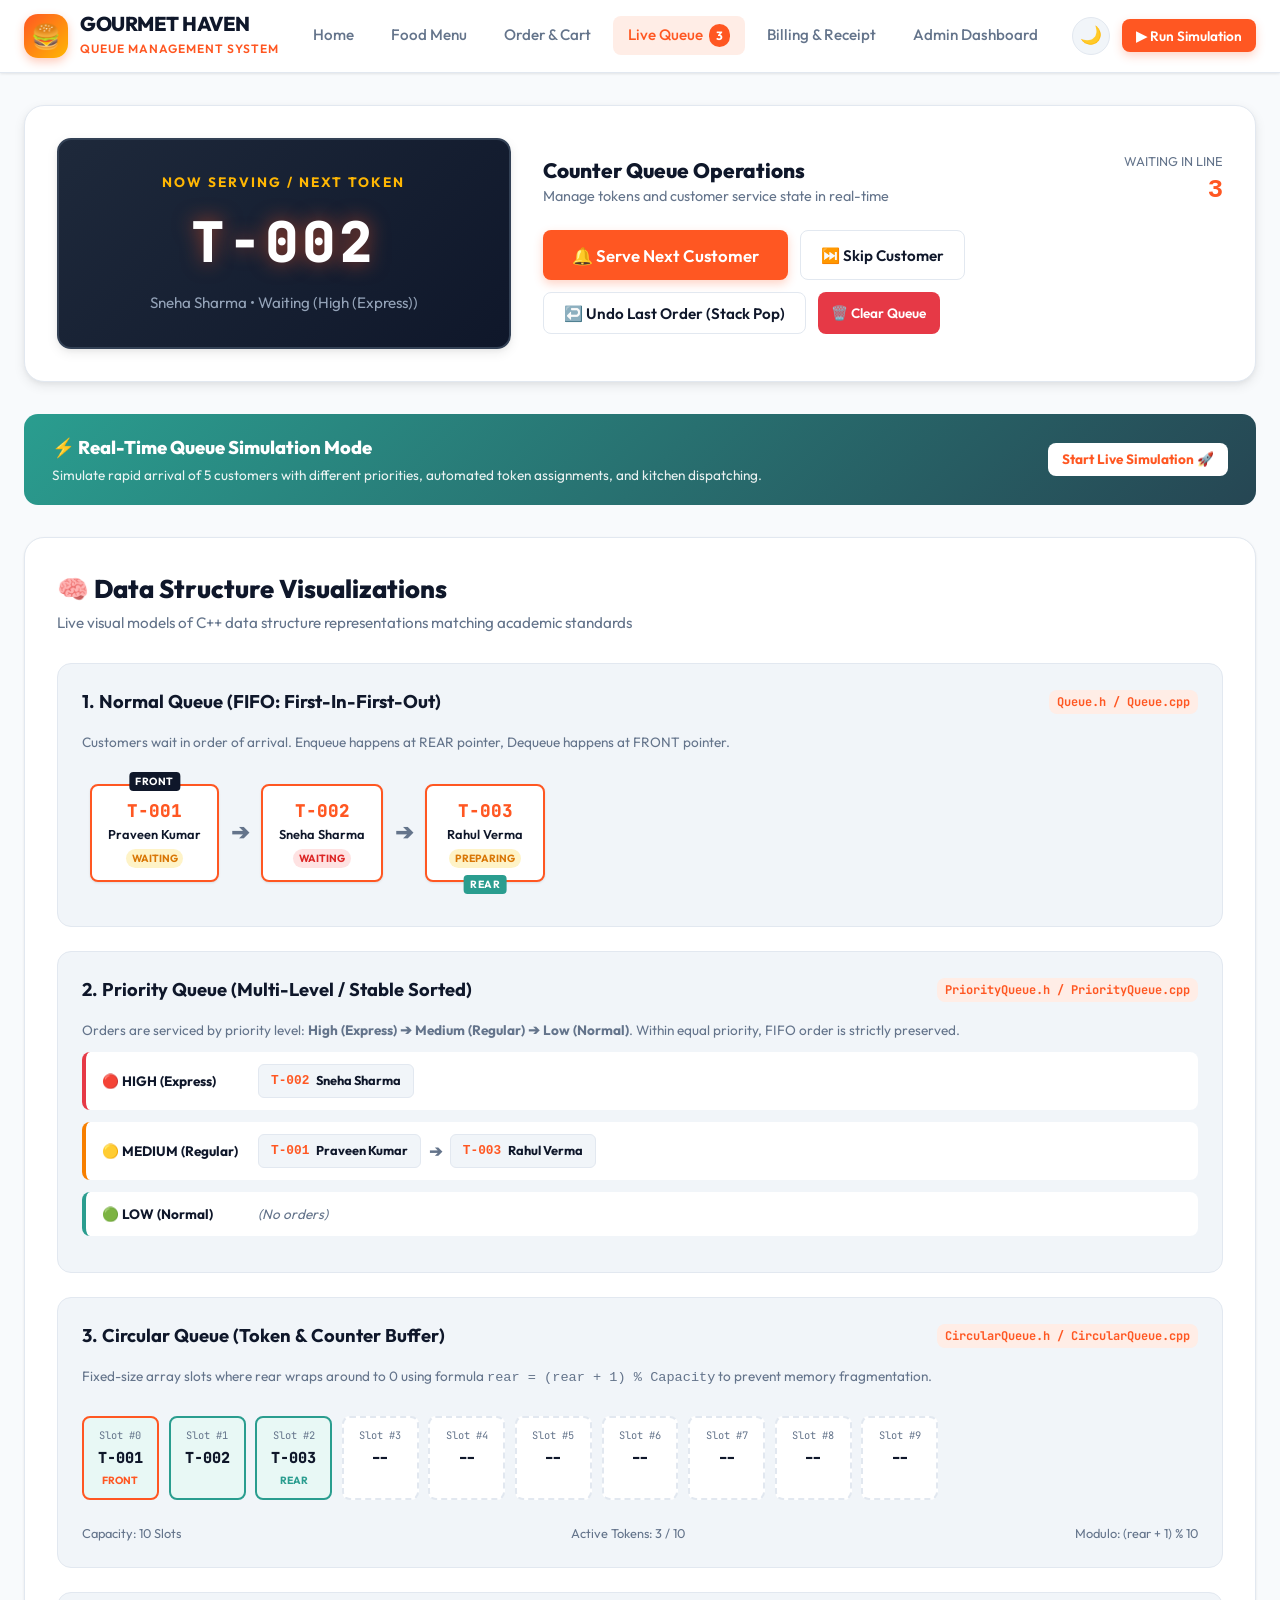
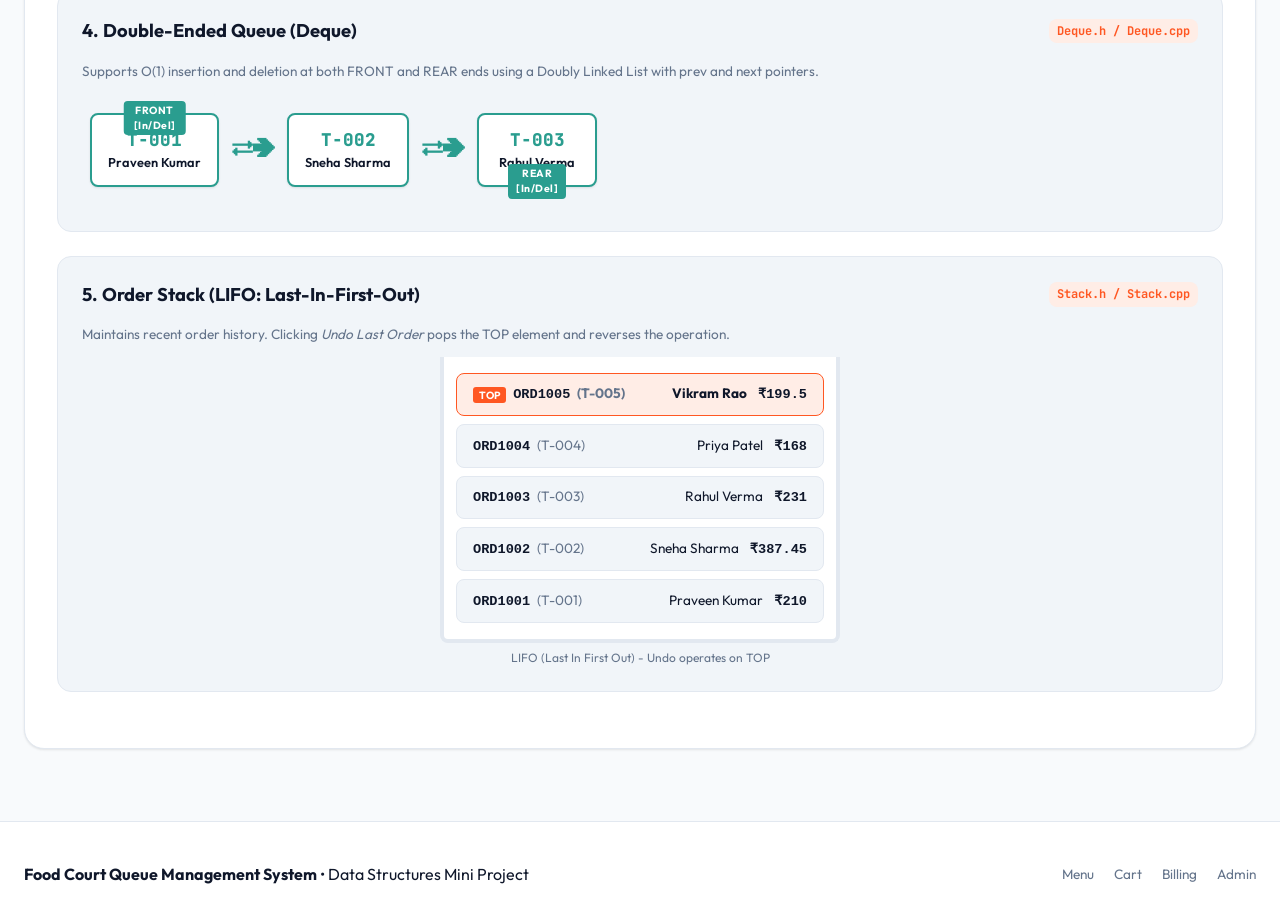
<file: Food-Court-Queue-Management-System/frontend/queue.html>
<!DOCTYPE html>
<html lang="en">
<head>
  <meta charset="UTF-8">
  <meta name="viewport" content="width=device-width, initial-scale=1.0">
  <title>Live Queue & DS Visualizer - Food Court</title>
  <link rel="stylesheet" href="css/style.css">
  <link rel="icon" href="assets/food-images/burger.svg">
</head>
<body>

  <!-- Navigation Bar -->
  <nav class="navbar">
    <div class="nav-container">
      <a href="index.html" class="logo-group">
        <div class="logo-icon">🍔</div>
        <div class="logo-text">
          <h1>GOURMET HAVEN</h1>
          <span>Queue Management System</span>
        </div>
      </a>

      <ul class="nav-links">
        <li><a href="index.html" class="nav-link">Home</a></li>
        <li><a href="menu.html" class="nav-link">Food Menu</a></li>
        <li><a href="order.html" class="nav-link">Order & Cart <span id="nav-cart-badge" class="nav-badge" style="display:none;">0</span></a></li>
        <li><a href="queue.html" class="nav-link active">Live Queue <span id="nav-queue-badge" class="nav-badge">0</span></a></li>
        <li><a href="billing.html" class="nav-link">Billing & Receipt</a></li>
        <li><a href="admin.html" class="nav-link">Admin Dashboard</a></li>
      </ul>

      <div class="nav-controls">
        <button id="theme-toggle" class="theme-toggle-btn" onclick="toggleTheme()" title="Toggle Dark/Light Mode">🌙</button>
        <button class="btn btn-primary btn-sm" id="btn-sim-run" onclick="runSimulation()">▶ Run Simulation</button>
      </div>
    </div>
  </nav>

  <!-- Main Content -->
  <main class="main-wrapper">

    <!-- Queue Counter Header Board -->
    <section class="queue-header-board">
      <div class="current-token-display">
        <div class="token-big-label">NOW SERVING / NEXT TOKEN</div>
        <div class="token-big-number" id="dash-current-token">T-001</div>
        <div class="token-customer-meta" id="dash-current-meta">Praveen Kumar • Waiting</div>
      </div>

      <div class="queue-controls-panel">
        <div style="display:flex; justify-content:space-between; align-items:center;">
          <div>
            <h3 style="font-size:1.3rem; font-weight:800;">Counter Queue Operations</h3>
            <p style="color:var(--text-muted); font-size:0.9rem;">Manage tokens and customer service state in real-time</p>
          </div>
          <div style="text-align:right;">
            <div style="font-size:0.8rem; color:var(--text-muted); text-transform:uppercase;">Waiting in Line</div>
            <div style="font-size:1.6rem; font-weight:800; font-family:monospace; color:var(--primary);" id="dash-queue-length">3</div>
          </div>
        </div>

        <div class="queue-action-buttons">
          <button class="btn btn-primary btn-lg" onclick="serveNextCustomer()">
            🔔 Serve Next Customer
          </button>
          <button class="btn btn-outline" onclick="skipCustomer()">
            ⏭️ Skip Customer
          </button>
          <button class="btn btn-outline" onclick="undoLastOrder()">
            ↩️ Undo Last Order (Stack Pop)
          </button>
          <button class="btn btn-danger btn-sm" onclick="clearWaitingQueue()">
            🗑️ Clear Queue
          </button>
        </div>
      </div>
    </section>

    <!-- Real-Time Queue Simulation Banner -->
    <div style="background: linear-gradient(135deg, #2a9d8f, #264653); color: white; border-radius: var(--radius-md); padding: 1.25rem 1.75rem; margin-bottom: 2rem; display: flex; justify-content: space-between; align-items: center; flex-wrap: wrap; gap: 1rem;">
      <div>
        <h4 style="font-size: 1.15rem; font-weight: 800;">⚡ Real-Time Queue Simulation Mode</h4>
        <p style="font-size: 0.85rem; opacity: 0.9; margin-top: 0.2rem;">
          Simulate rapid arrival of 5 customers with different priorities, automated token assignments, and kitchen dispatching.
        </p>
      </div>
      <button class="btn btn-white btn-sm" onclick="runSimulation()">Start Live Simulation 🚀</button>
    </div>

    <!-- Data Structure Visualization Section -->
    <section class="visualizer-section">
      <div class="section-header" style="margin-bottom: 1.75rem;">
        <div class="section-title-wrap">
          <h3>🧠 Data Structure Visualizations</h3>
          <p>Live visual models of C++ data structure representations matching academic standards</p>
        </div>
      </div>

      <!-- 1. Normal Queue Visualizer -->
      <div class="ds-card">
        <div class="ds-card-header">
          <h4>1. Normal Queue (FIFO: First-In-First-Out)</h4>
          <span class="ds-badge">Queue.h / Queue.cpp</span>
        </div>
        <p style="font-size: 0.85rem; color: var(--text-muted); margin-bottom: 0.75rem;">
          Customers wait in order of arrival. Enqueue happens at REAR pointer, Dequeue happens at FRONT pointer.
        </p>
        <div id="ds-normal-queue">
          <!-- Rendered by JS -->
        </div>
      </div>

      <!-- 2. Priority Queue Visualizer -->
      <div class="ds-card">
        <div class="ds-card-header">
          <h4>2. Priority Queue (Multi-Level / Stable Sorted)</h4>
          <span class="ds-badge">PriorityQueue.h / PriorityQueue.cpp</span>
        </div>
        <p style="font-size: 0.85rem; color: var(--text-muted); margin-bottom: 0.75rem;">
          Orders are serviced by priority level: <strong>High (Express) ➔ Medium (Regular) ➔ Low (Normal)</strong>. Within equal priority, FIFO order is strictly preserved.
        </p>
        <div id="ds-priority-queue">
          <!-- Rendered by JS -->
        </div>
      </div>

      <!-- 3. Circular Queue Visualizer -->
      <div class="ds-card">
        <div class="ds-card-header">
          <h4>3. Circular Queue (Token & Counter Buffer)</h4>
          <span class="ds-badge">CircularQueue.h / CircularQueue.cpp</span>
        </div>
        <p style="font-size: 0.85rem; color: var(--text-muted); margin-bottom: 0.75rem;">
          Fixed-size array slots where rear wraps around to 0 using formula <code>rear = (rear + 1) % Capacity</code> to prevent memory fragmentation.
        </p>
        <div id="ds-circular-queue">
          <!-- Rendered by JS -->
        </div>
      </div>

      <!-- 4. Deque Visualizer -->
      <div class="ds-card">
        <div class="ds-card-header">
          <h4>4. Double-Ended Queue (Deque)</h4>
          <span class="ds-badge">Deque.h / Deque.cpp</span>
        </div>
        <p style="font-size: 0.85rem; color: var(--text-muted); margin-bottom: 0.75rem;">
          Supports O(1) insertion and deletion at both FRONT and REAR ends using a Doubly Linked List with prev and next pointers.
        </p>
        <div id="ds-deque">
          <!-- Rendered by JS -->
        </div>
      </div>

      <!-- 5. Order Stack Visualizer -->
      <div class="ds-card">
        <div class="ds-card-header">
          <h4>5. Order Stack (LIFO: Last-In-First-Out)</h4>
          <span class="ds-badge">Stack.h / Stack.cpp</span>
        </div>
        <p style="font-size: 0.85rem; color: var(--text-muted); margin-bottom: 0.75rem;">
          Maintains recent order history. Clicking <em>Undo Last Order</em> pops the TOP element and reverses the operation.
        </p>
        <div id="ds-stack">
          <!-- Rendered by JS -->
        </div>
      </div>

    </section>

  </main>

  <!-- Footer -->
  <footer class="footer">
    <div class="footer-inner">
      <div><strong>Food Court Queue Management System</strong> • Data Structures Mini Project</div>
      <div class="footer-links">
        <a href="menu.html">Menu</a>
        <a href="order.html">Cart</a>
        <a href="billing.html">Billing</a>
        <a href="admin.html">Admin</a>
      </div>
    </div>
  </footer>

  <script src="js/script.js"></script>
  <script>
    window.addEventListener("DOMContentLoaded", () => {
      refreshAllViews();
    });
  </script>
</body>
</html>
</file>
<file: Food-Court-Queue-Management-System/frontend/css/style.css>
/* ========================================================
   FOOD COURT QUEUE MANAGEMENT SYSTEM - STYLESHEET
   ======================================================== */

@import url('https://fonts.googleapis.com/css2?family=Outfit:wght@300;400;500;600;700;800&family=JetBrains+Mono:wght@400;600;700&display=swap');

:root {
  --primary: #ff5722;
  --primary-hover: #f4511e;
  --primary-light: #ffede6;
  --secondary: #2a9d8f;
  --secondary-hover: #21867a;
  --accent: #ffb703;
  --danger: #e63946;
  --danger-light: #ffebee;
  --success: #2ec4b6;
  --success-light: #e8f8f5;
  --warning: #f77f00;
  --warning-light: #fff3e0;

  --bg-main: #f8fafc;
  --bg-card: #ffffff;
  --bg-alt: #f1f5f9;
  --text-main: #0f172a;
  --text-muted: #64748b;
  --text-light: #94a3b8;
  --border: #e2e8f0;
  --shadow-sm: 0 1px 3px rgba(0,0,0,0.06), 0 1px 2px rgba(0,0,0,0.04);
  --shadow-md: 0 4px 12px rgba(0,0,0,0.08), 0 2px 4px rgba(0,0,0,0.04);
  --shadow-lg: 0 12px 28px rgba(0,0,0,0.12), 0 4px 10px rgba(0,0,0,0.06);
  --radius-sm: 8px;
  --radius-md: 14px;
  --radius-lg: 20px;
  --radius-full: 9999px;
  --transition: all 0.25s cubic-bezier(0.4, 0, 0.2, 1);
}

[data-theme="dark"] {
  --bg-main: #0b0f17;
  --bg-card: #151c28;
  --bg-alt: #1c2636;
  --text-main: #f1f5f9;
  --text-muted: #94a3b8;
  --text-light: #64748b;
  --border: #243246;
  --primary-light: #3d2319;
  --shadow-sm: 0 1px 3px rgba(0,0,0,0.4);
  --shadow-md: 0 6px 16px rgba(0,0,0,0.45);
  --shadow-lg: 0 14px 32px rgba(0,0,0,0.6);
}

* {
  margin: 0;
  padding: 0;
  box-sizing: border-box;
}

body {
  font-family: 'Outfit', sans-serif;
  background-color: var(--bg-main);
  color: var(--text-main);
  min-height: 100vh;
  display: flex;
  flex-direction: column;
  transition: background-color 0.3s ease, color 0.3s ease;
  line-height: 1.5;
}

/* ================= NAVIGATION ================= */
.navbar {
  position: sticky;
  top: 0;
  z-index: 1000;
  background: var(--bg-card);
  border-bottom: 1px solid var(--border);
  box-shadow: var(--shadow-sm);
  backdrop-filter: blur(10px);
}

.nav-container {
  max-width: 1300px;
  margin: 0 auto;
  padding: 0.8rem 1.5rem;
  display: flex;
  align-items: center;
  justify-content: space-between;
}

.logo-group {
  display: flex;
  align-items: center;
  gap: 0.75rem;
  text-decoration: none;
}

.logo-icon {
  width: 44px;
  height: 44px;
  background: linear-gradient(135deg, var(--primary), var(--accent));
  border-radius: var(--radius-md);
  display: flex;
  align-items: center;
  justify-content: center;
  font-size: 1.5rem;
  box-shadow: 0 4px 10px rgba(255, 87, 34, 0.3);
}

.logo-text h1 {
  font-size: 1.25rem;
  font-weight: 800;
  color: var(--text-main);
  letter-spacing: -0.5px;
  line-height: 1.1;
}

.logo-text span {
  font-size: 0.75rem;
  font-weight: 600;
  color: var(--primary);
  text-transform: uppercase;
  letter-spacing: 1px;
}

.nav-links {
  display: flex;
  list-style: none;
  gap: 0.5rem;
  align-items: center;
}

.nav-link {
  text-decoration: none;
  color: var(--text-muted);
  font-weight: 500;
  font-size: 0.95rem;
  padding: 0.5rem 0.9rem;
  border-radius: var(--radius-sm);
  transition: var(--transition);
  display: flex;
  align-items: center;
  gap: 0.4rem;
}

.nav-link:hover, .nav-link.active {
  color: var(--primary);
  background-color: var(--primary-light);
}

.nav-badge {
  background: var(--primary);
  color: #fff;
  font-size: 0.75rem;
  font-weight: 700;
  padding: 0.15rem 0.45rem;
  border-radius: var(--radius-full);
}

.nav-controls {
  display: flex;
  align-items: center;
  gap: 0.75rem;
}

.theme-toggle-btn {
  background: var(--bg-alt);
  border: 1px solid var(--border);
  color: var(--text-main);
  width: 38px;
  height: 38px;
  border-radius: 50%;
  cursor: pointer;
  display: flex;
  align-items: center;
  justify-content: center;
  font-size: 1.1rem;
  transition: var(--transition);
}

.theme-toggle-btn:hover {
  background: var(--border);
  transform: rotate(15deg);
}

.user-badge {
  padding: 0.35rem 0.75rem;
  background: var(--bg-alt);
  border: 1px solid var(--border);
  border-radius: var(--radius-full);
  font-size: 0.85rem;
  font-weight: 600;
  display: flex;
  align-items: center;
  gap: 0.4rem;
}

.role-pill {
  font-size: 0.7rem;
  padding: 0.1rem 0.45rem;
  border-radius: var(--radius-full);
  text-transform: uppercase;
}

.role-pill.admin {
  background: #fef3c7;
  color: #92400e;
}

.role-pill.customer {
  background: #dbeafe;
  color: #1e40af;
}

/* ================= MAIN CONTAINER ================= */
.main-wrapper {
  max-width: 1300px;
  margin: 0 auto;
  padding: 2rem 1.5rem;
  flex: 1;
  width: 100%;
}

/* ================= HERO SECTION ================= */
.hero-banner {
  background: linear-gradient(135deg, rgba(255, 87, 34, 0.92) 0%, rgba(255, 112, 67, 0.88) 50%, rgba(245, 124, 0, 0.88) 100%), url('../assets/food-images/food_court_hero.jpg') center/cover no-repeat;
  color: white;
  border-radius: var(--radius-lg);
  padding: 3rem 2.5rem;
  margin-bottom: 2rem;
  position: relative;
  overflow: hidden;
  box-shadow: 0 10px 25px rgba(255, 87, 34, 0.25);
  display: grid;
  grid-template-columns: 1.3fr 1fr;
  align-items: center;
  gap: 2rem;
}

.hero-banner::after {
  content: "";
  position: absolute;
  top: -50%;
  right: -20%;
  width: 500px;
  height: 500px;
  border-radius: 50%;
  background: radial-gradient(circle, rgba(255,255,255,0.15) 0%, rgba(255,255,255,0) 70%);
  pointer-events: none;
}

.hero-content h2 {
  font-size: 2.5rem;
  font-weight: 800;
  line-height: 1.15;
  margin-bottom: 0.85rem;
  text-shadow: 0 2px 4px rgba(0,0,0,0.1);
}

.hero-content p {
  font-size: 1.1rem;
  opacity: 0.95;
  margin-bottom: 1.75rem;
  max-width: 540px;
}

.hero-actions {
  display: flex;
  gap: 1rem;
  flex-wrap: wrap;
}

.hero-visual {
  display: flex;
  justify-content: center;
  position: relative;
}

.hero-token-card {
  background: rgba(255, 255, 255, 0.95);
  backdrop-filter: blur(10px);
  color: #0f172a;
  padding: 1.5rem;
  border-radius: var(--radius-md);
  box-shadow: var(--shadow-lg);
  border: 2px dashed #ff5722;
  text-align: center;
  max-width: 320px;
  width: 100%;
  transform: rotate(-3deg);
  transition: var(--transition);
}

.hero-token-card:hover {
  transform: rotate(0deg) scale(1.03);
}

.token-badge-pulse {
  display: inline-block;
  font-family: 'JetBrains Mono', monospace;
  font-size: 2.2rem;
  font-weight: 800;
  color: #ff5722;
  letter-spacing: 2px;
  margin: 0.5rem 0;
  animation: pulseToken 2s infinite;
}

@keyframes pulseToken {
  0% { transform: scale(1); }
  50% { transform: scale(1.06); }
  100% { transform: scale(1); }
}

/* ================= STATS TICKER ================= */
.stats-grid {
  display: grid;
  grid-template-columns: repeat(auto-fit, minmax(200px, 1fr));
  gap: 1.25rem;
  margin-bottom: 2.5rem;
}

.stat-card {
  background: var(--bg-card);
  border: 1px solid var(--border);
  padding: 1.25rem 1.5rem;
  border-radius: var(--radius-md);
  box-shadow: var(--shadow-sm);
  display: flex;
  align-items: center;
  gap: 1rem;
  transition: var(--transition);
}

.stat-card:hover {
  transform: translateY(-4px);
  box-shadow: var(--shadow-md);
  border-color: var(--primary);
}

.stat-icon {
  width: 50px;
  height: 50px;
  border-radius: var(--radius-sm);
  display: flex;
  align-items: center;
  justify-content: center;
  font-size: 1.6rem;
}

.stat-icon.orange { background: var(--primary-light); color: var(--primary); }
.stat-icon.teal   { background: var(--success-light); color: var(--secondary); }
.stat-icon.yellow { background: var(--warning-light); color: var(--accent); }
.stat-icon.purple { background: #f3e8ff; color: #9333ea; }

.stat-details h4 {
  font-size: 0.85rem;
  color: var(--text-muted);
  text-transform: uppercase;
  font-weight: 600;
  letter-spacing: 0.5px;
}

.stat-details .stat-value {
  font-size: 1.8rem;
  font-weight: 800;
  color: var(--text-main);
  line-height: 1.1;
  font-family: 'JetBrains Mono', monospace;
}

/* ================= SECTION HEADERS ================= */
.section-header {
  display: flex;
  justify-content: space-between;
  align-items: flex-end;
  margin-bottom: 1.5rem;
  flex-wrap: wrap;
  gap: 1rem;
}

.section-title-wrap h3 {
  font-size: 1.6rem;
  font-weight: 800;
  color: var(--text-main);
  display: flex;
  align-items: center;
  gap: 0.5rem;
}

.section-title-wrap p {
  color: var(--text-muted);
  font-size: 0.95rem;
  margin-top: 0.25rem;
}

/* ================= BUTTONS ================= */
.btn {
  display: inline-flex;
  align-items: center;
  justify-content: center;
  gap: 0.5rem;
  font-family: inherit;
  font-size: 0.95rem;
  font-weight: 600;
  padding: 0.65rem 1.25rem;
  border-radius: var(--radius-sm);
  border: 1px solid transparent;
  cursor: pointer;
  transition: var(--transition);
  text-decoration: none;
}

.btn-primary {
  background: var(--primary);
  color: white;
  box-shadow: 0 4px 10px rgba(255, 87, 34, 0.25);
}
.btn-primary:hover {
  background: var(--primary-hover);
  transform: translateY(-2px);
  box-shadow: 0 6px 14px rgba(255, 87, 34, 0.35);
}

.btn-secondary {
  background: var(--secondary);
  color: white;
}
.btn-secondary:hover {
  background: var(--secondary-hover);
  transform: translateY(-2px);
}

.btn-danger {
  background: var(--danger);
  color: white;
}
.btn-danger:hover {
  background: #d32f2f;
}

.btn-outline {
  background: transparent;
  border-color: var(--border);
  color: var(--text-main);
}
.btn-outline:hover {
  background: var(--bg-alt);
  border-color: var(--text-muted);
}

.btn-white {
  background: white;
  color: var(--primary);
  font-weight: 700;
}
.btn-white:hover {
  background: #fff8f5;
  transform: translateY(-2px);
}

.btn-sm {
  padding: 0.4rem 0.8rem;
  font-size: 0.85rem;
}

.btn-lg {
  padding: 0.85rem 1.75rem;
  font-size: 1.05rem;
}

/* ================= FILTER PILLS ================= */
.filter-tabs {
  display: flex;
  gap: 0.5rem;
  flex-wrap: wrap;
  margin-bottom: 1.5rem;
}

.filter-btn {
  background: var(--bg-card);
  border: 1px solid var(--border);
  color: var(--text-muted);
  font-size: 0.9rem;
  font-weight: 600;
  padding: 0.5rem 1.1rem;
  border-radius: var(--radius-full);
  cursor: pointer;
  transition: var(--transition);
  display: flex;
  align-items: center;
  gap: 0.4rem;
}

.filter-btn:hover {
  border-color: var(--primary);
  color: var(--primary);
}

.filter-btn.active {
  background: var(--primary);
  border-color: var(--primary);
  color: white;
  box-shadow: 0 3px 8px rgba(255, 87, 34, 0.25);
}

/* ================= FOOD MENU GRID ================= */
.menu-grid {
  display: grid;
  grid-template-columns: repeat(auto-fill, minmax(270px, 1fr));
  gap: 1.5rem;
}

.food-card {
  background: var(--bg-card);
  border: 1px solid var(--border);
  border-radius: var(--radius-md);
  overflow: hidden;
  box-shadow: var(--shadow-sm);
  transition: var(--transition);
  display: flex;
  flex-direction: column;
  position: relative;
}

.food-card:hover {
  transform: translateY(-6px);
  box-shadow: var(--shadow-lg);
  border-color: var(--primary);
}

.food-card-img-wrap {
  width: 100%;
  height: 190px;
  background: var(--bg-alt);
  position: relative;
  overflow: hidden;
  display: flex;
  align-items: center;
  justify-content: center;
}

.food-card-img-wrap img {
  width: 100%;
  height: 100%;
  object-fit: cover;
  display: block;
  transition: transform 0.4s cubic-bezier(0.4, 0, 0.2, 1);
}

.food-card-img-wrap svg {
  max-width: 130px;
  max-height: 130px;
  margin: auto;
  filter: drop-shadow(0 6px 12px rgba(0,0,0,0.15));
  transition: var(--transition);
}

.food-card:hover .food-card-img-wrap img {
  transform: scale(1.08);
}

.food-card:hover .food-card-img-wrap svg {
  transform: scale(1.1) rotate(2deg);
}

.food-category-tag {
  position: absolute;
  top: 12px;
  left: 12px;
  background: rgba(15, 23, 42, 0.75);
  backdrop-filter: blur(4px);
  color: white;
  font-size: 0.7rem;
  font-weight: 700;
  padding: 0.25rem 0.6rem;
  border-radius: var(--radius-full);
  text-transform: uppercase;
  letter-spacing: 0.5px;
}

.food-card-body {
  padding: 1.25rem;
  display: flex;
  flex-direction: column;
  flex: 1;
}

.food-card-header {
  display: flex;
  justify-content: space-between;
  align-items: flex-start;
  margin-bottom: 0.5rem;
}

.food-title {
  font-size: 1.1rem;
  font-weight: 700;
  color: var(--text-main);
}

.food-price {
  font-size: 1.25rem;
  font-weight: 800;
  color: var(--primary);
  font-family: 'JetBrains Mono', monospace;
}

.food-desc {
  font-size: 0.85rem;
  color: var(--text-muted);
  margin-bottom: 1.25rem;
  flex: 1;
}

.food-card-footer {
  display: flex;
  align-items: center;
  justify-content: space-between;
  gap: 0.75rem;
  margin-top: auto;
}

.qty-control {
  display: flex;
  align-items: center;
  background: var(--bg-alt);
  border: 1px solid var(--border);
  border-radius: var(--radius-sm);
  overflow: hidden;
}

.qty-btn {
  background: transparent;
  border: none;
  width: 32px;
  height: 32px;
  cursor: pointer;
  color: var(--text-main);
  font-weight: 700;
  font-size: 1rem;
  display: flex;
  align-items: center;
  justify-content: center;
  transition: var(--transition);
}

.qty-btn:hover {
  background: var(--border);
}

.qty-val {
  width: 30px;
  text-align: center;
  font-weight: 700;
  font-size: 0.9rem;
  font-family: 'JetBrains Mono', monospace;
}

/* ================= CART & ORDER SUMMARY ================= */
.order-layout {
  display: grid;
  grid-template-columns: 1.6fr 1fr;
  gap: 2rem;
  align-items: start;
}

.cart-items-card, .checkout-card {
  background: var(--bg-card);
  border: 1px solid var(--border);
  border-radius: var(--radius-md);
  padding: 1.5rem;
  box-shadow: var(--shadow-sm);
}

.cart-item-row {
  display: flex;
  align-items: center;
  justify-content: space-between;
  padding: 1rem 0;
  border-bottom: 1px solid var(--border);
  gap: 1rem;
}

.cart-item-info h4 {
  font-size: 1rem;
  font-weight: 700;
}

.cart-item-info p {
  font-size: 0.85rem;
  color: var(--text-muted);
}

.cart-item-actions {
  display: flex;
  align-items: center;
  gap: 1rem;
}

.cart-item-total {
  font-family: 'JetBrains Mono', monospace;
  font-weight: 700;
  font-size: 1rem;
  min-width: 70px;
  text-align: right;
}

.btn-remove {
  background: transparent;
  border: none;
  color: var(--danger);
  cursor: pointer;
  font-size: 1.1rem;
  padding: 0.25rem;
  border-radius: var(--radius-sm);
  transition: var(--transition);
}
.btn-remove:hover {
  background: var(--danger-light);
}

.bill-breakdown-row {
  display: flex;
  justify-content: space-between;
  padding: 0.5rem 0;
  font-size: 0.95rem;
  color: var(--text-muted);
}

.bill-breakdown-row.total-row {
  border-top: 2px dashed var(--border);
  margin-top: 0.5rem;
  padding-top: 1rem;
  font-size: 1.3rem;
  font-weight: 800;
  color: var(--text-main);
}

/* ================= PRIORITY SELECTOR ================= */
.priority-selector {
  display: grid;
  grid-template-columns: repeat(3, 1fr);
  gap: 0.75rem;
  margin: 1.25rem 0;
}

.priority-option {
  border: 2px solid var(--border);
  border-radius: var(--radius-sm);
  padding: 0.75rem 0.5rem;
  text-align: center;
  cursor: pointer;
  transition: var(--transition);
  background: var(--bg-card);
}

.priority-option:hover {
  border-color: var(--primary);
}

.priority-option.selected.high {
  border-color: var(--danger);
  background: var(--danger-light);
  color: var(--danger);
}

.priority-option.selected.medium {
  border-color: var(--warning);
  background: var(--warning-light);
  color: var(--warning);
}

.priority-option.selected.low {
  border-color: var(--secondary);
  background: var(--success-light);
  color: var(--secondary);
}

.priority-option h5 {
  font-size: 0.85rem;
  font-weight: 700;
  margin-bottom: 0.2rem;
}

.priority-option span {
  font-size: 0.7rem;
  opacity: 0.8;
  display: block;
}

/* ================= QUEUE DASHBOARD ================= */
.queue-header-board {
  background: var(--bg-card);
  border: 1px solid var(--border);
  border-radius: var(--radius-lg);
  padding: 2rem;
  box-shadow: var(--shadow-md);
  margin-bottom: 2rem;
  display: grid;
  grid-template-columns: 1fr 1.5fr;
  gap: 2rem;
  align-items: center;
}

.current-token-display {
  background: linear-gradient(135deg, #1e293b, #0f172a);
  color: white;
  border-radius: var(--radius-md);
  padding: 2rem 1.5rem;
  text-align: center;
  box-shadow: var(--shadow-md);
  border: 2px solid #334155;
}

.token-big-label {
  font-size: 0.85rem;
  text-transform: uppercase;
  letter-spacing: 2px;
  color: var(--accent);
  font-weight: 700;
}

.token-big-number {
  font-size: 3.5rem;
  font-family: 'JetBrains Mono', monospace;
  font-weight: 800;
  color: #fff;
  letter-spacing: 3px;
  margin: 0.5rem 0;
  text-shadow: 0 0 20px rgba(255, 87, 34, 0.6);
}

.token-customer-meta {
  font-size: 0.95rem;
  color: #94a3b8;
}

.queue-controls-panel {
  display: flex;
  flex-direction: column;
  gap: 1.25rem;
}

.queue-action-buttons {
  display: flex;
  gap: 0.75rem;
  flex-wrap: wrap;
}

/* ================= DATA STRUCTURE VISUALIZER ================= */
.visualizer-section {
  background: var(--bg-card);
  border: 1px solid var(--border);
  border-radius: var(--radius-lg);
  padding: 2rem;
  margin-bottom: 2.5rem;
  box-shadow: var(--shadow-sm);
}

.ds-card {
  background: var(--bg-alt);
  border: 1px solid var(--border);
  border-radius: var(--radius-md);
  padding: 1.5rem;
  margin-bottom: 1.5rem;
}

.ds-card-header {
  display: flex;
  justify-content: space-between;
  align-items: center;
  margin-bottom: 1rem;
}

.ds-card-header h4 {
  font-size: 1.15rem;
  font-weight: 700;
  display: flex;
  align-items: center;
  gap: 0.5rem;
}

.ds-badge {
  font-family: 'JetBrains Mono', monospace;
  font-size: 0.75rem;
  padding: 0.2rem 0.5rem;
  border-radius: var(--radius-sm);
  background: var(--primary-light);
  color: var(--primary);
  font-weight: 700;
}

/* Visualizer Queue Containers */
.queue-visual-track {
  display: flex;
  align-items: center;
  gap: 0.75rem;
  overflow-x: auto;
  padding: 1.25rem 0.5rem;
  min-height: 110px;
}

.queue-visual-node {
  background: var(--bg-card);
  border: 2px solid var(--primary);
  border-radius: var(--radius-sm);
  padding: 0.75rem 1rem;
  min-width: 120px;
  text-align: center;
  box-shadow: var(--shadow-sm);
  position: relative;
  animation: nodeEnter 0.3s ease-out;
  flex-shrink: 0;
}

@keyframes nodeEnter {
  from { opacity: 0; transform: scale(0.8) translateY(-10px); }
  to { opacity: 1; transform: scale(1) translateY(0); }
}

.queue-visual-node .node-token {
  font-family: 'JetBrains Mono', monospace;
  font-weight: 800;
  font-size: 1.1rem;
  color: var(--primary);
}

.queue-visual-node .node-name {
  font-size: 0.8rem;
  font-weight: 600;
  white-space: nowrap;
  overflow: hidden;
  text-overflow: ellipsis;
  max-width: 100px;
}

.queue-visual-node .node-tag {
  font-size: 0.65rem;
  text-transform: uppercase;
  font-weight: 700;
  margin-top: 0.2rem;
  display: inline-block;
  padding: 0.1rem 0.35rem;
  border-radius: var(--radius-full);
}

.node-pointer-tag {
  position: absolute;
  top: -14px;
  left: 50%;
  transform: translateX(-50%);
  background: #0f172a;
  color: #fff;
  font-size: 0.65rem;
  font-weight: 700;
  padding: 0.1rem 0.4rem;
  border-radius: 4px;
  letter-spacing: 0.5px;
}

.node-pointer-rear {
  top: auto;
  bottom: -14px;
  background: var(--secondary);
}

.queue-arrow {
  color: var(--text-muted);
  font-size: 1.4rem;
  font-weight: 700;
  flex-shrink: 0;
}

/* Priority Queue Lanes */
.pq-lane {
  display: flex;
  align-items: center;
  gap: 1rem;
  margin-bottom: 0.75rem;
  background: var(--bg-card);
  padding: 0.75rem 1rem;
  border-radius: var(--radius-sm);
  border-left: 4px solid #cbd5e1;
}

.pq-lane.high   { border-left-color: var(--danger); }
.pq-lane.medium { border-left-color: var(--warning); }
.pq-lane.low    { border-left-color: var(--secondary); }

.pq-lane-label {
  min-width: 140px;
  font-size: 0.85rem;
  font-weight: 700;
}

/* Stack Visualizer */
.stack-visual-box {
  display: flex;
  flex-direction: column-reverse;
  gap: 0.5rem;
  max-width: 400px;
  margin: 0 auto;
  border-left: 4px solid var(--border);
  border-right: 4px solid var(--border);
  border-bottom: 4px solid var(--border);
  padding: 1rem 0.75rem;
  min-height: 160px;
  background: var(--bg-card);
  border-radius: 0 0 var(--radius-sm) var(--radius-sm);
}

.stack-item {
  background: var(--bg-alt);
  border: 1px solid var(--border);
  border-radius: var(--radius-sm);
  padding: 0.6rem 1rem;
  display: flex;
  justify-content: space-between;
  align-items: center;
  font-size: 0.85rem;
  animation: stackPush 0.3s ease-out;
}

@keyframes stackPush {
  from { opacity: 0; transform: translateY(-20px); }
  to { opacity: 1; transform: translateY(0); }
}

.stack-item.top-item {
  border-color: var(--primary);
  background: var(--primary-light);
  font-weight: 700;
}

/* Circular Queue Slots Grid */
.circular-slots-grid {
  display: grid;
  grid-template-columns: repeat(auto-fill, minmax(75px, 1fr));
  gap: 0.6rem;
  padding: 1rem 0;
}

.circular-slot {
  background: var(--bg-card);
  border: 2px dashed var(--border);
  border-radius: var(--radius-sm);
  padding: 0.6rem 0.4rem;
  text-align: center;
  position: relative;
  transition: var(--transition);
}

.circular-slot.occupied {
  border-style: solid;
  border-color: var(--secondary);
  background: var(--success-light);
}

.circular-slot.is-front {
  border-color: var(--primary);
}

.circular-slot-idx {
  font-size: 0.65rem;
  color: var(--text-muted);
  font-family: 'JetBrains Mono', monospace;
}

.circular-slot-val {
  font-family: 'JetBrains Mono', monospace;
  font-weight: 800;
  font-size: 0.95rem;
  color: var(--text-main);
  margin: 0.2rem 0;
}

/* ================= BILLING & THERMAL RECEIPT ================= */
.billing-layout {
  display: grid;
  grid-template-columns: 1.2fr 1fr;
  gap: 2.5rem;
  align-items: start;
}

.thermal-receipt {
  background: #ffffff;
  color: #111827;
  max-width: 380px;
  margin: 0 auto;
  padding: 2rem 1.75rem;
  box-shadow: 0 10px 30px rgba(0,0,0,0.12);
  border-radius: 4px;
  position: relative;
  font-family: 'JetBrains Mono', monospace;
  font-size: 0.85rem;
}

.thermal-receipt::after {
  content: "";
  position: absolute;
  bottom: -10px;
  left: 0;
  right: 0;
  height: 10px;
  background: radial-gradient(circle, transparent, transparent 50%, #ffffff 50%, #ffffff 100%);
  background-size: 16px 16px;
}

.receipt-header {
  text-align: center;
  border-bottom: 2px dashed #9ca3af;
  padding-bottom: 1rem;
  margin-bottom: 1rem;
}

.receipt-logo {
  font-size: 1.3rem;
  font-weight: 800;
  color: #111827;
}

.receipt-token-badge {
  display: inline-block;
  background: #111827;
  color: white;
  padding: 0.25rem 0.8rem;
  font-size: 1.15rem;
  font-weight: 800;
  margin: 0.5rem 0;
  border-radius: 4px;
}

.receipt-table {
  width: 100%;
  border-collapse: collapse;
  margin: 1rem 0;
}

.receipt-table th {
  text-align: left;
  border-bottom: 1px solid #d1d5db;
  padding: 0.4rem 0;
  font-size: 0.75rem;
  text-transform: uppercase;
}

.receipt-table td {
  padding: 0.4rem 0;
}

.receipt-divider {
  border-top: 1px dashed #9ca3af;
  margin: 0.75rem 0;
}

.receipt-footer {
  text-align: center;
  margin-top: 1.25rem;
  font-size: 0.75rem;
  color: #4b5563;
}

.receipt-barcode {
  height: 35px;
  background: repeating-linear-gradient(90deg, #111827 0, #111827 2px, transparent 2px, transparent 4px, #111827 4px, #111827 7px, transparent 7px, transparent 9px);
  margin: 0.75rem auto 0.25rem;
  width: 80%;
}

/* ================= STATUS PILLS ================= */
.status-pill {
  font-size: 0.75rem;
  font-weight: 700;
  padding: 0.25rem 0.65rem;
  border-radius: var(--radius-full);
  display: inline-flex;
  align-items: center;
  gap: 0.3rem;
  text-transform: uppercase;
}

.status-waiting   { background: #fef3c7; color: #b45309; }
.status-preparing { background: #dbeafe; color: #1d4ed8; }
.status-ready     { background: #ede9fe; color: #6d28d9; }
.status-completed { background: #dcfce7; color: #15803d; }
.status-cancelled { background: #fee2e2; color: #b91c1c; }

/* ================= TABLES ================= */
.table-responsive {
  overflow-x: auto;
}

.custom-table {
  width: 100%;
  border-collapse: collapse;
  font-size: 0.9rem;
}

.custom-table th {
  background: var(--bg-alt);
  color: var(--text-muted);
  text-align: left;
  padding: 0.85rem 1rem;
  font-weight: 600;
  border-bottom: 2px solid var(--border);
  font-size: 0.8rem;
  text-transform: uppercase;
  letter-spacing: 0.5px;
}

.custom-table td {
  padding: 0.85rem 1rem;
  border-bottom: 1px solid var(--border);
  color: var(--text-main);
}

.custom-table tr:hover td {
  background: var(--bg-alt);
}

/* ================= MODAL ================= */
.modal-overlay {
  position: fixed;
  top: 0;
  left: 0;
  right: 0;
  bottom: 0;
  background: rgba(0, 0, 0, 0.6);
  backdrop-filter: blur(4px);
  display: flex;
  align-items: center;
  justify-content: center;
  z-index: 2000;
  opacity: 0;
  pointer-events: none;
  transition: opacity 0.2s ease;
  padding: 1rem;
}

.modal-overlay.active {
  opacity: 1;
  pointer-events: auto;
}

.modal-box {
  background: var(--bg-card);
  border: 1px solid var(--border);
  border-radius: var(--radius-lg);
  max-width: 500px;
  width: 100%;
  padding: 2rem;
  box-shadow: var(--shadow-lg);
  transform: translateY(20px);
  transition: transform 0.2s ease;
  max-height: 90vh;
  overflow-y: auto;
}

.modal-overlay.active .modal-box {
  transform: translateY(0);
}

.modal-header {
  display: flex;
  justify-content: space-between;
  align-items: center;
  margin-bottom: 1.25rem;
}

.modal-close {
  background: transparent;
  border: none;
  font-size: 1.5rem;
  color: var(--text-muted);
  cursor: pointer;
}

/* ================= TOAST NOTIFICATIONS ================= */
#toast-container {
  position: fixed;
  bottom: 24px;
  right: 24px;
  z-index: 3000;
  display: flex;
  flex-direction: column;
  gap: 0.75rem;
}

.toast {
  background: var(--bg-card);
  color: var(--text-main);
  border: 1px solid var(--border);
  border-left: 4px solid var(--primary);
  border-radius: var(--radius-sm);
  padding: 0.9rem 1.25rem;
  box-shadow: var(--shadow-lg);
  display: flex;
  align-items: center;
  gap: 0.75rem;
  font-size: 0.9rem;
  min-width: 280px;
  animation: slideInToast 0.3s cubic-bezier(0.4, 0, 0.2, 1);
}

@keyframes slideInToast {
  from { transform: translateX(100%); opacity: 0; }
  to { transform: translateX(0); opacity: 1; }
}

.toast.success { border-left-color: var(--success); }
.toast.danger  { border-left-color: var(--danger); }
.toast.warning { border-left-color: var(--warning); }

/* ================= FORM CONTROLS ================= */
.form-group {
  margin-bottom: 1.25rem;
}

.form-label {
  display: block;
  font-size: 0.85rem;
  font-weight: 600;
  margin-bottom: 0.4rem;
  color: var(--text-muted);
}

.form-control {
  width: 100%;
  padding: 0.7rem 1rem;
  font-family: inherit;
  font-size: 0.95rem;
  border: 1px solid var(--border);
  border-radius: var(--radius-sm);
  background: var(--bg-alt);
  color: var(--text-main);
  transition: var(--transition);
}

.form-control:focus {
  outline: none;
  border-color: var(--primary);
  box-shadow: 0 0 0 3px rgba(255, 87, 34, 0.15);
}

/* ================= FOOTER ================= */
.footer {
  background: var(--bg-card);
  border-top: 1px solid var(--border);
  padding: 2.5rem 1.5rem 1.5rem;
  margin-top: auto;
}

.footer-inner {
  max-width: 1300px;
  margin: 0 auto;
  display: flex;
  justify-content: space-between;
  align-items: center;
  flex-wrap: wrap;
  gap: 1.5rem;
}

.footer-links {
  display: flex;
  gap: 1.25rem;
}

.footer-links a {
  color: var(--text-muted);
  text-decoration: none;
  font-size: 0.85rem;
}

.footer-links a:hover {
  color: var(--primary);
}

/* ================= RESPONSIVE ================= */
@media (max-width: 900px) {
  .hero-banner {
    grid-template-columns: 1fr;
    padding: 2rem 1.5rem;
  }
  .order-layout, .queue-header-board, .billing-layout {
    grid-template-columns: 1fr;
  }
  .nav-links {
    display: none;
  }
}

@media print {
  body * {
    visibility: hidden;
  }
  .thermal-receipt, .thermal-receipt * {
    visibility: visible;
  }
  .thermal-receipt {
    position: absolute;
    left: 0;
    top: 0;
    width: 100%;
    max-width: 100%;
    box-shadow: none;
  }
}
</file>
